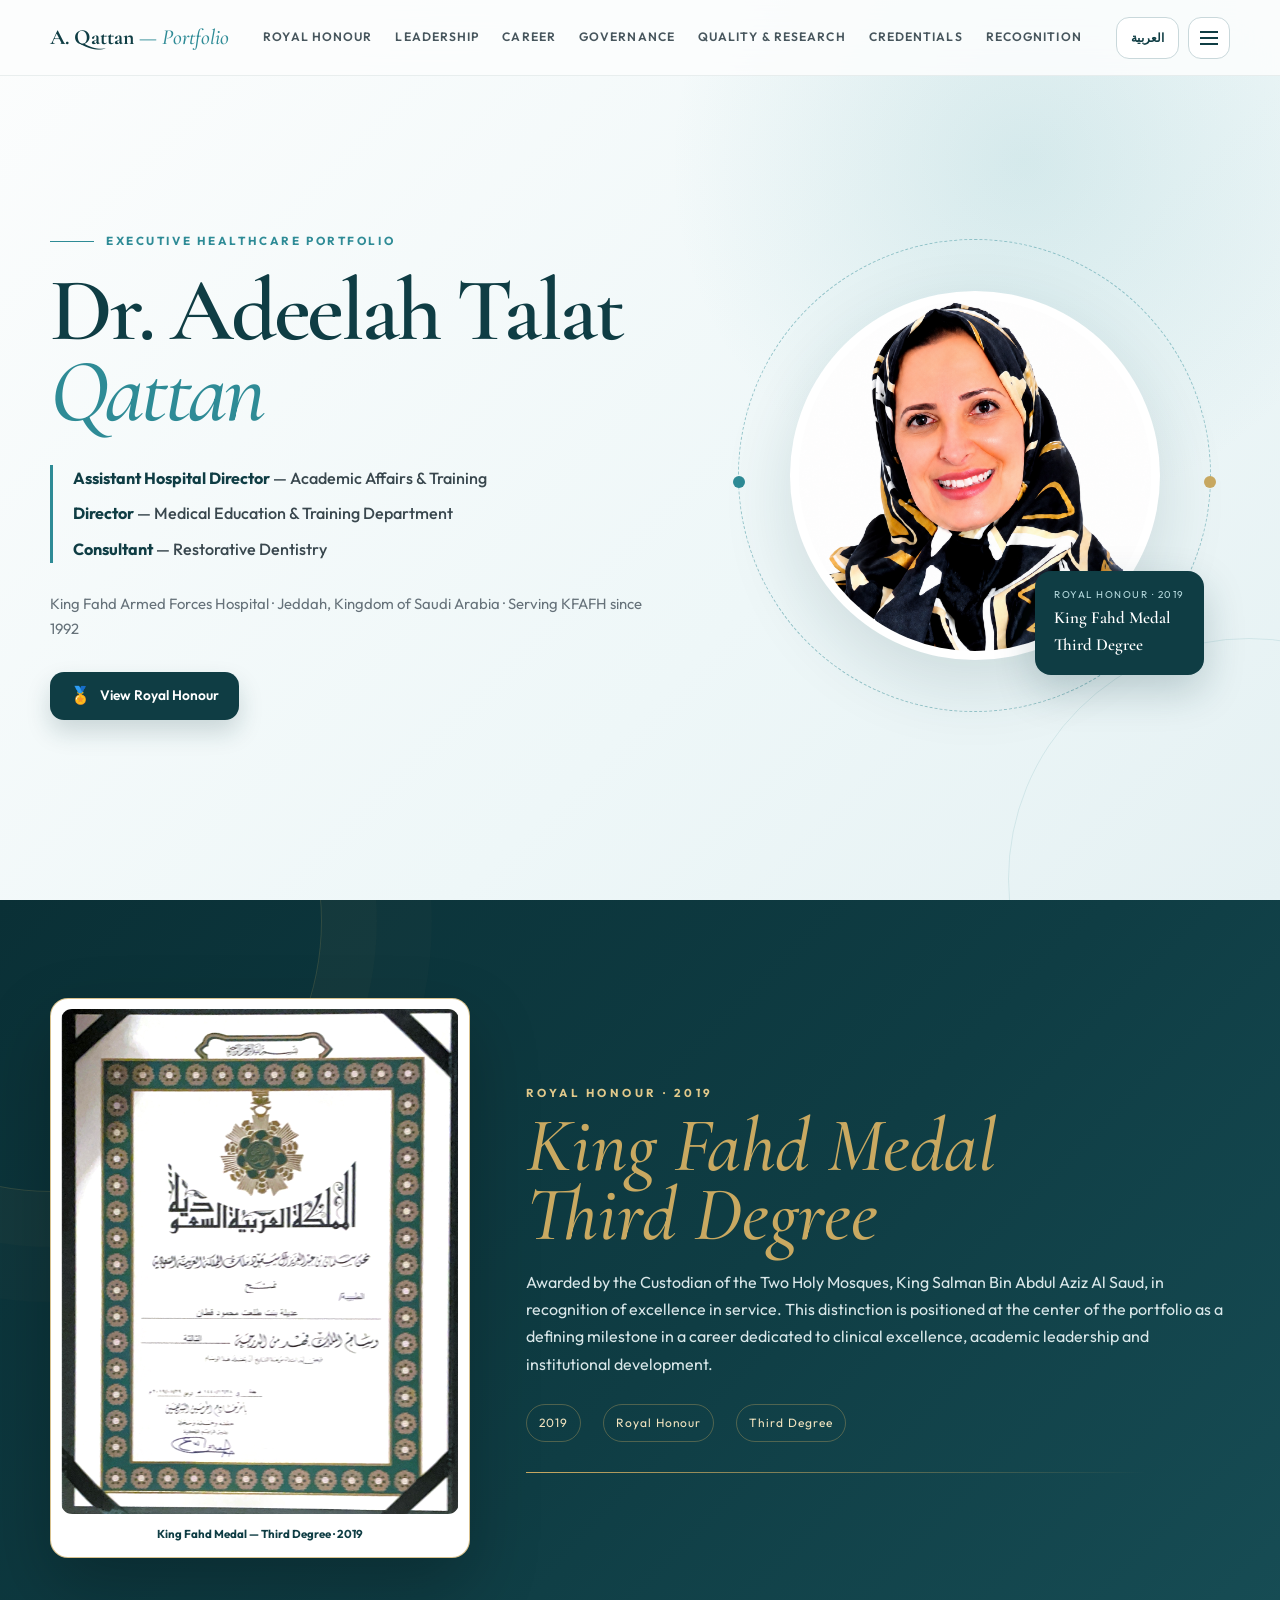
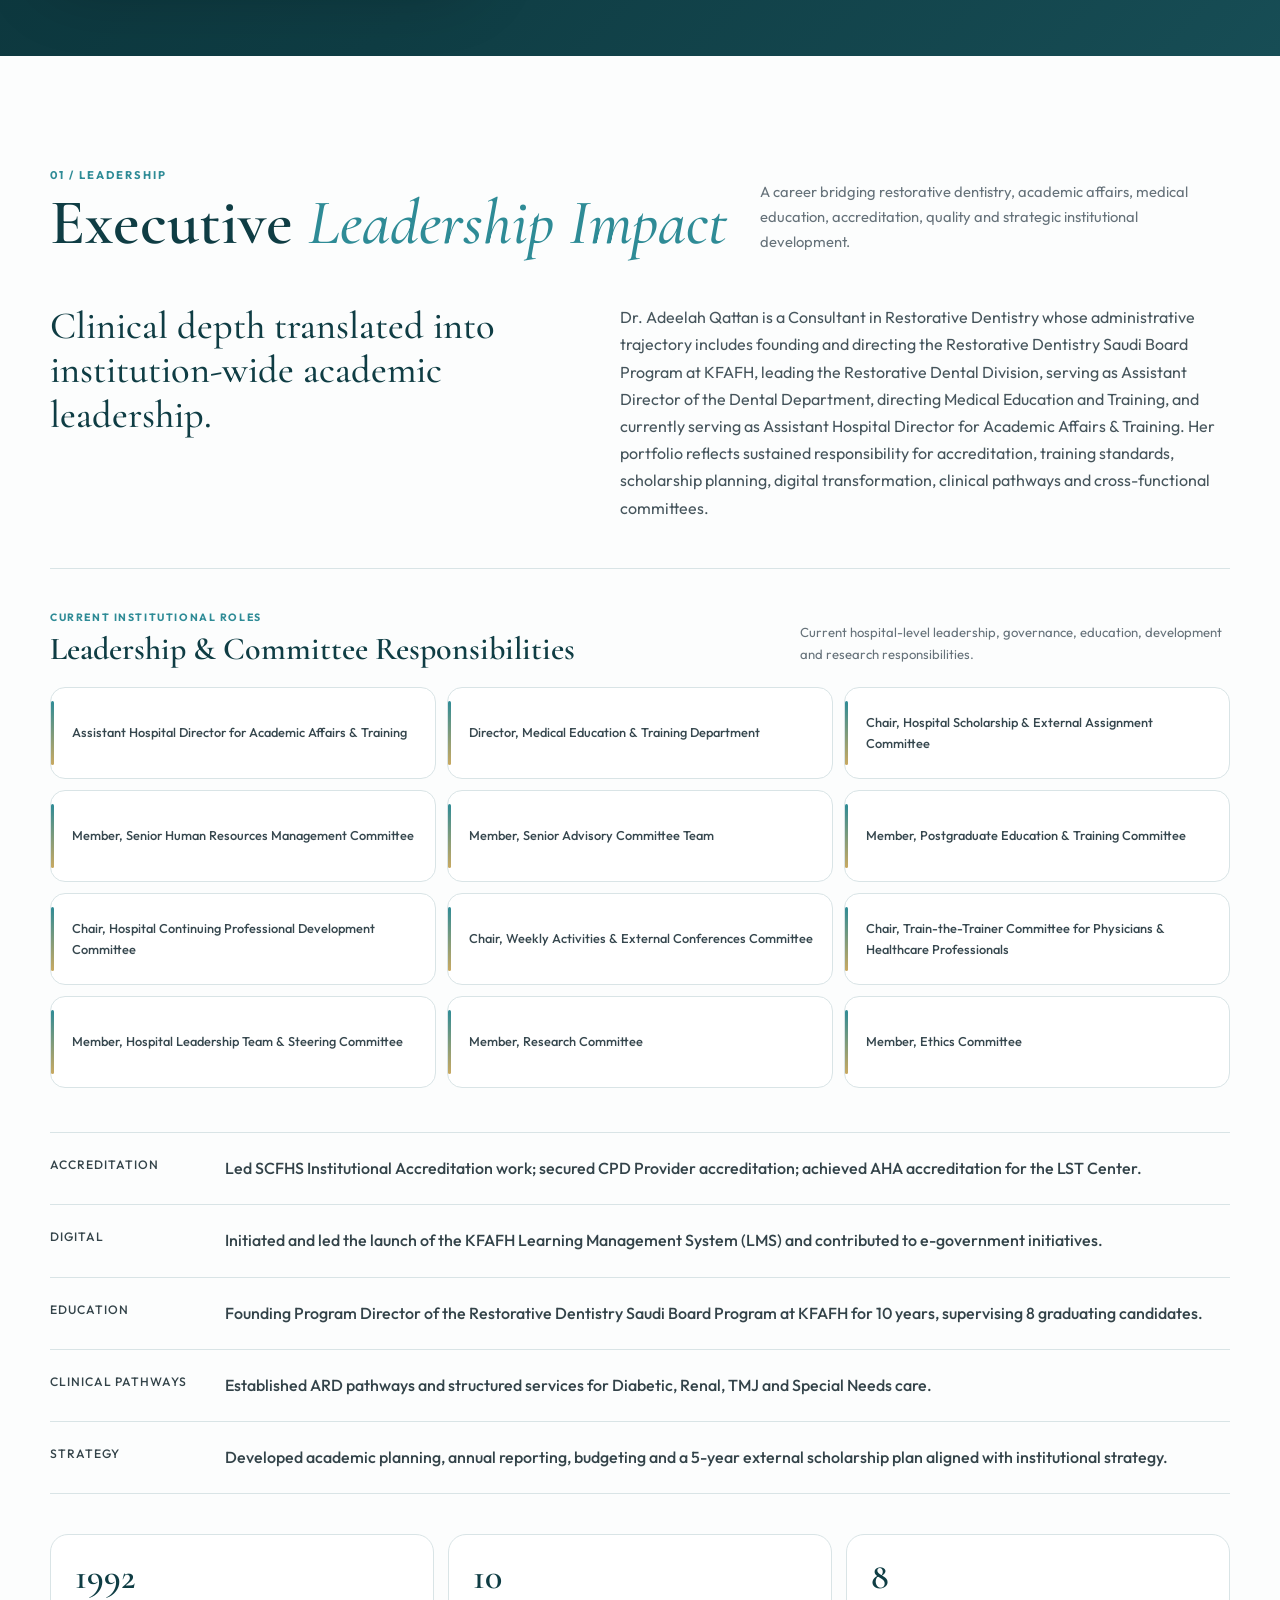
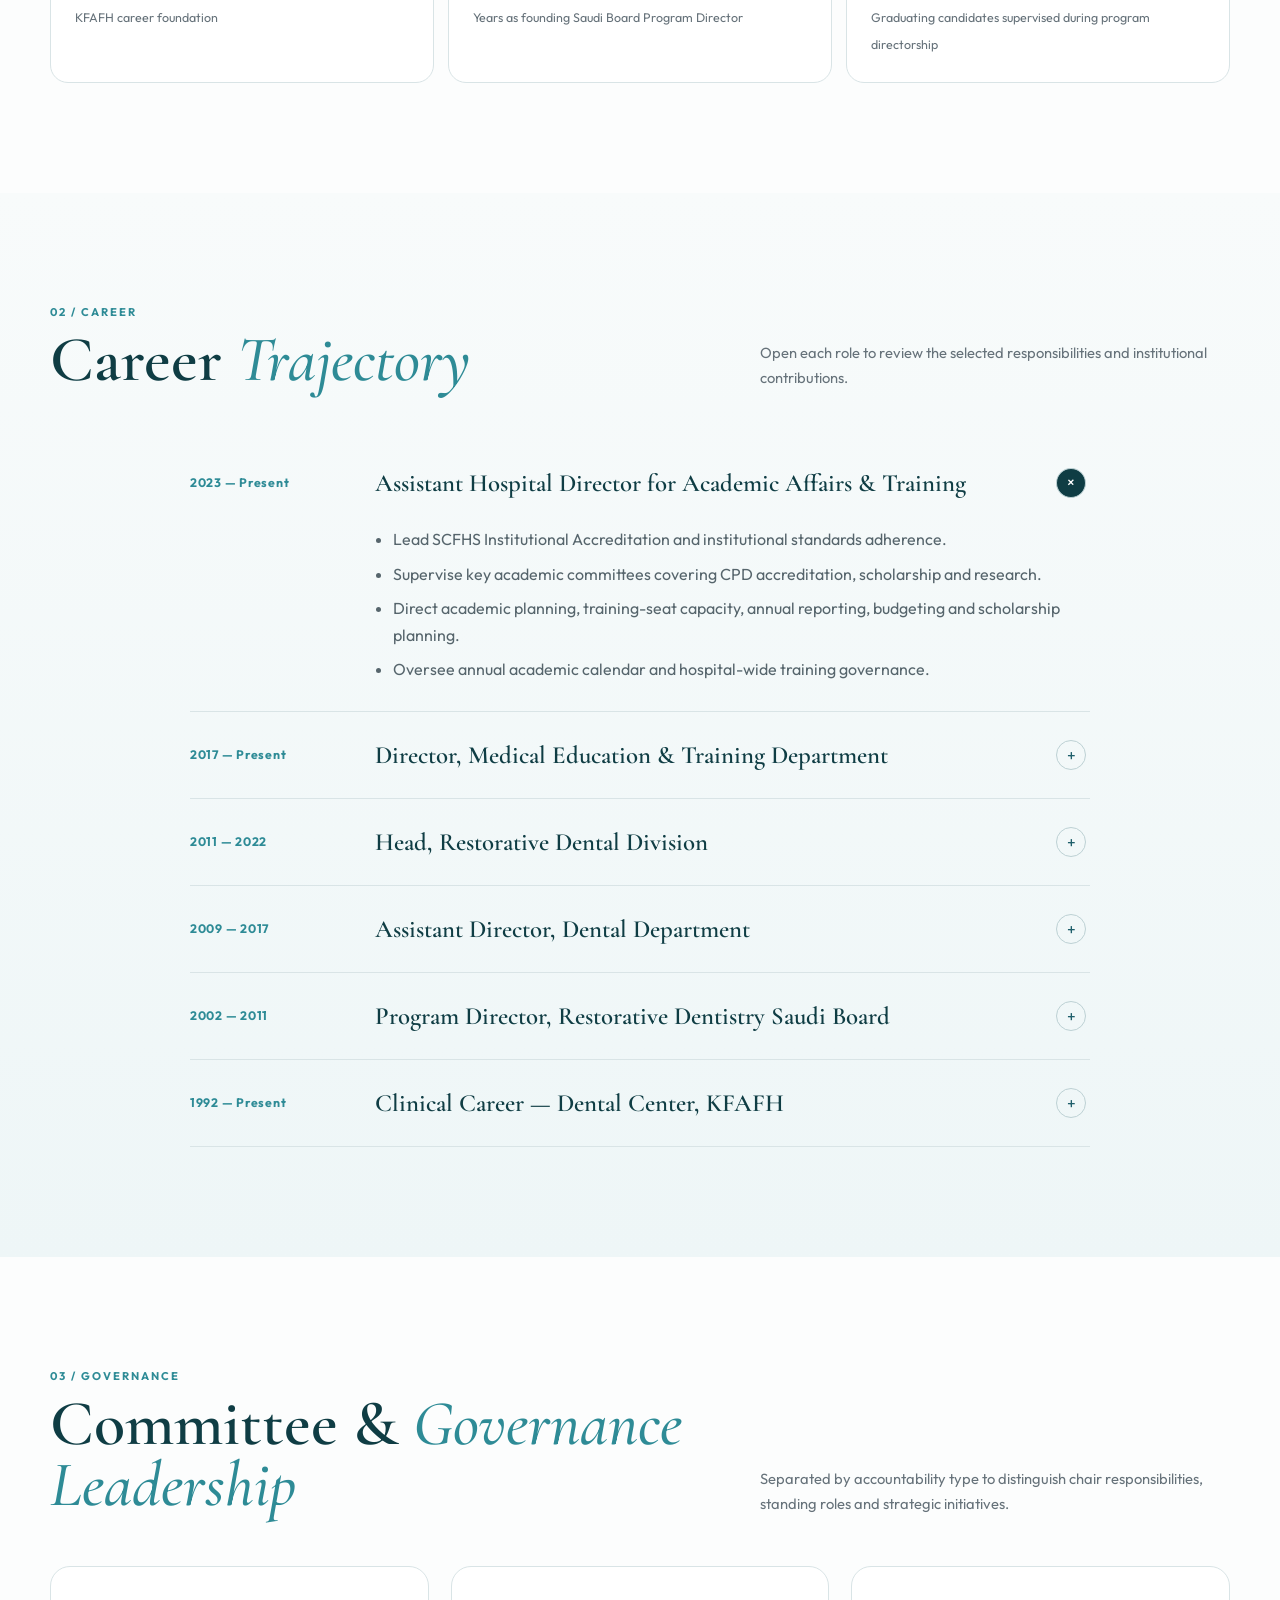
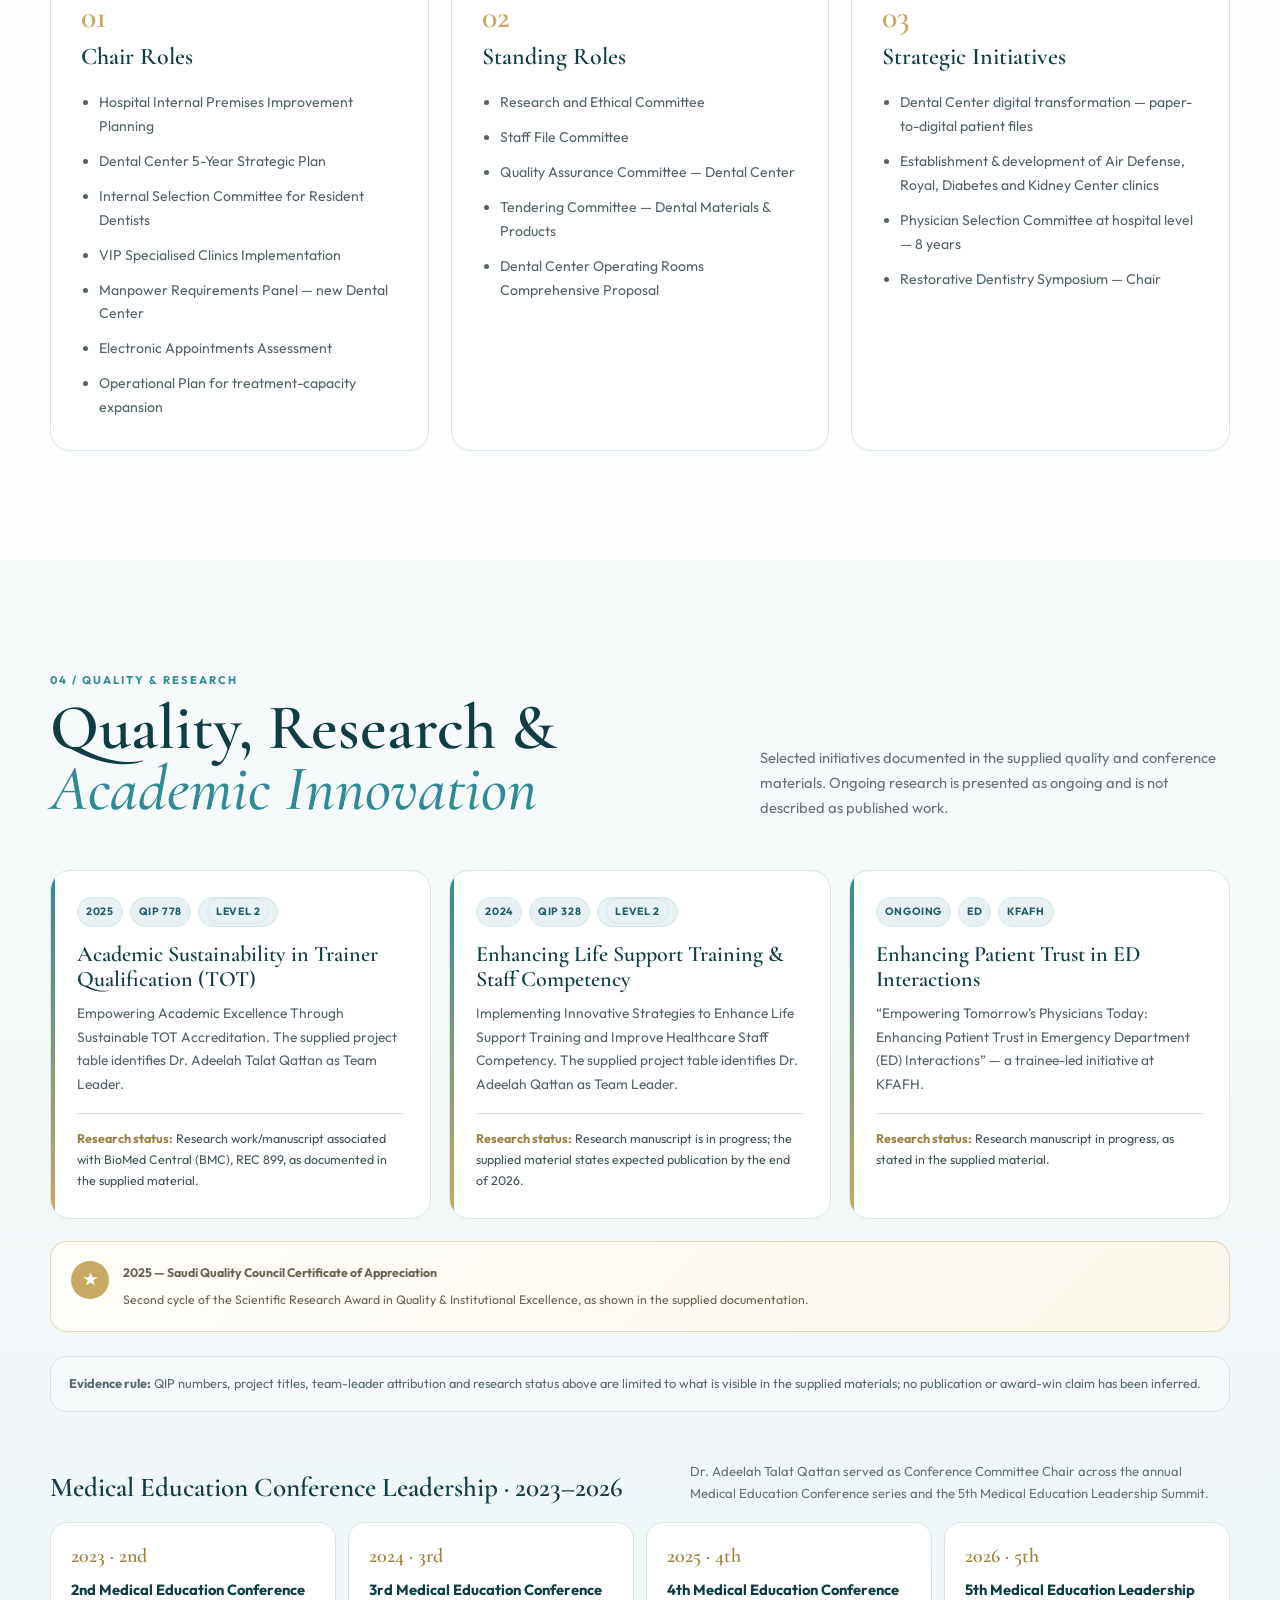
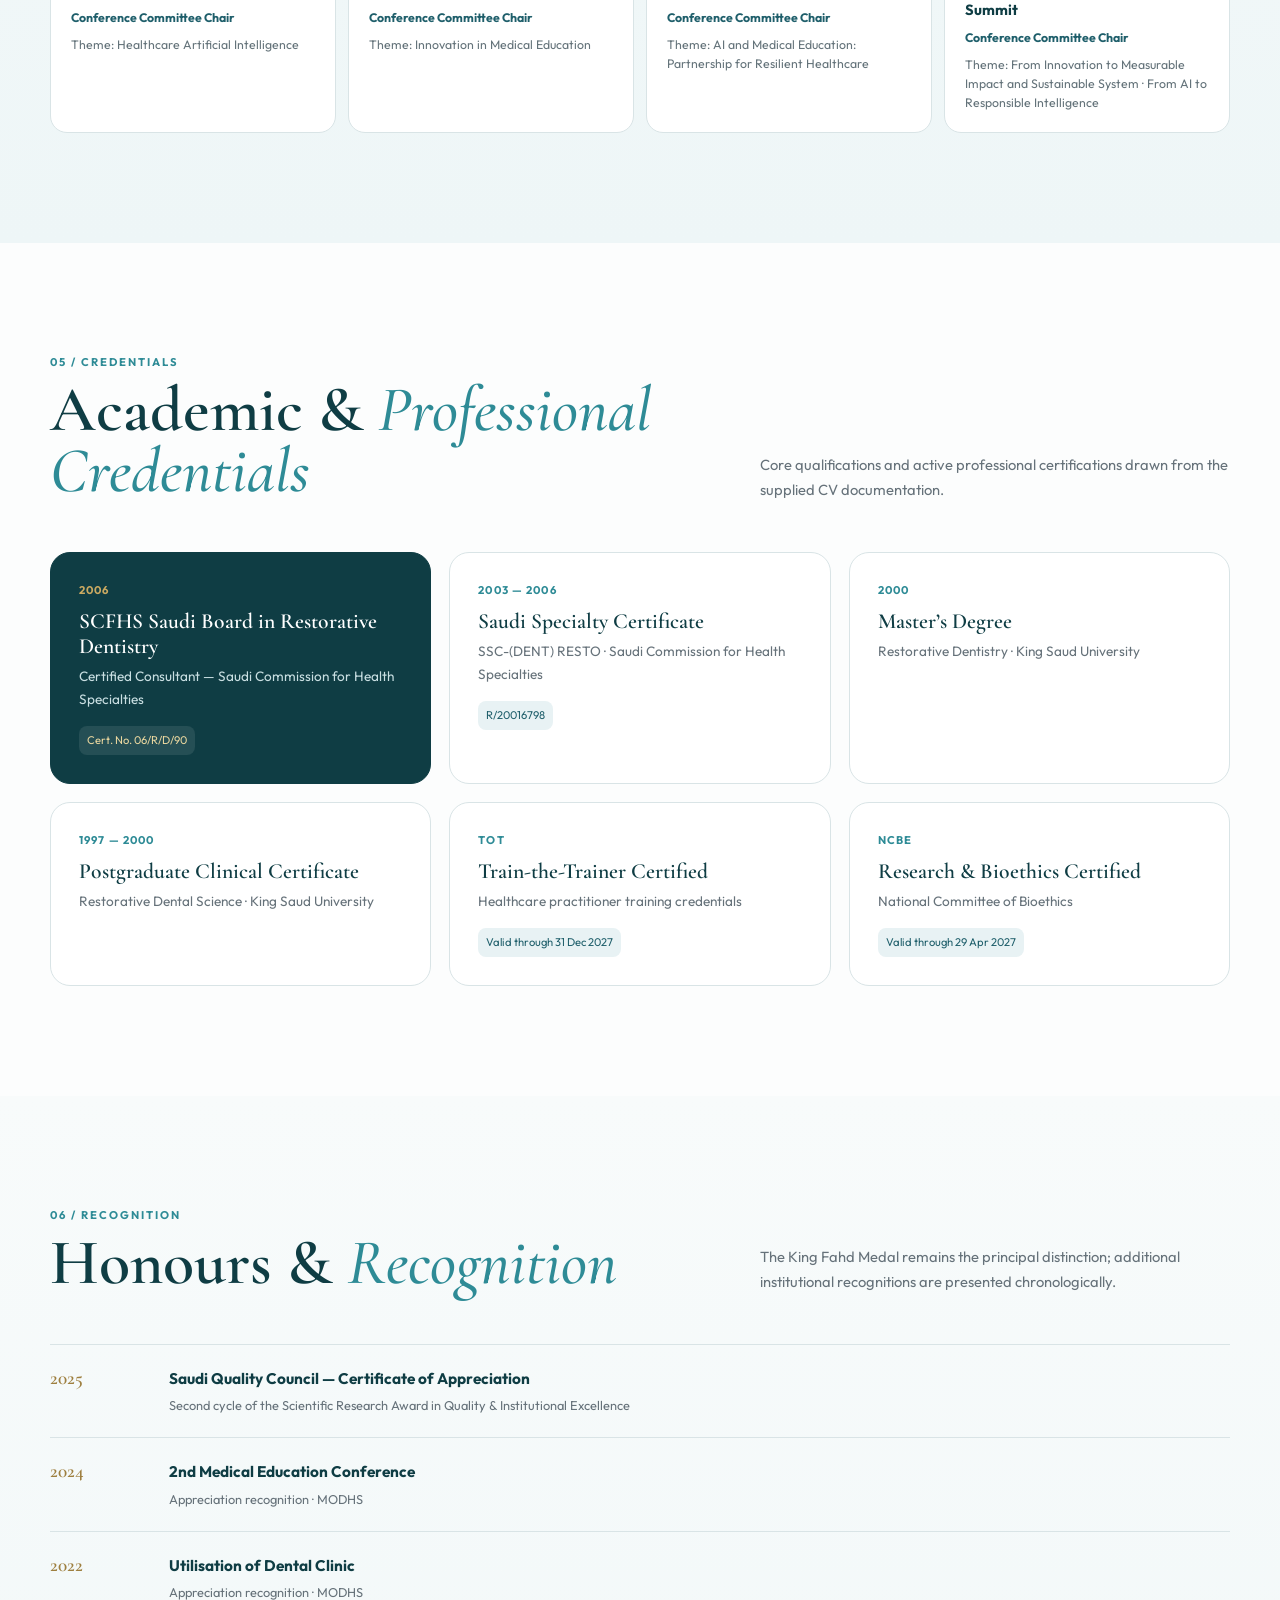
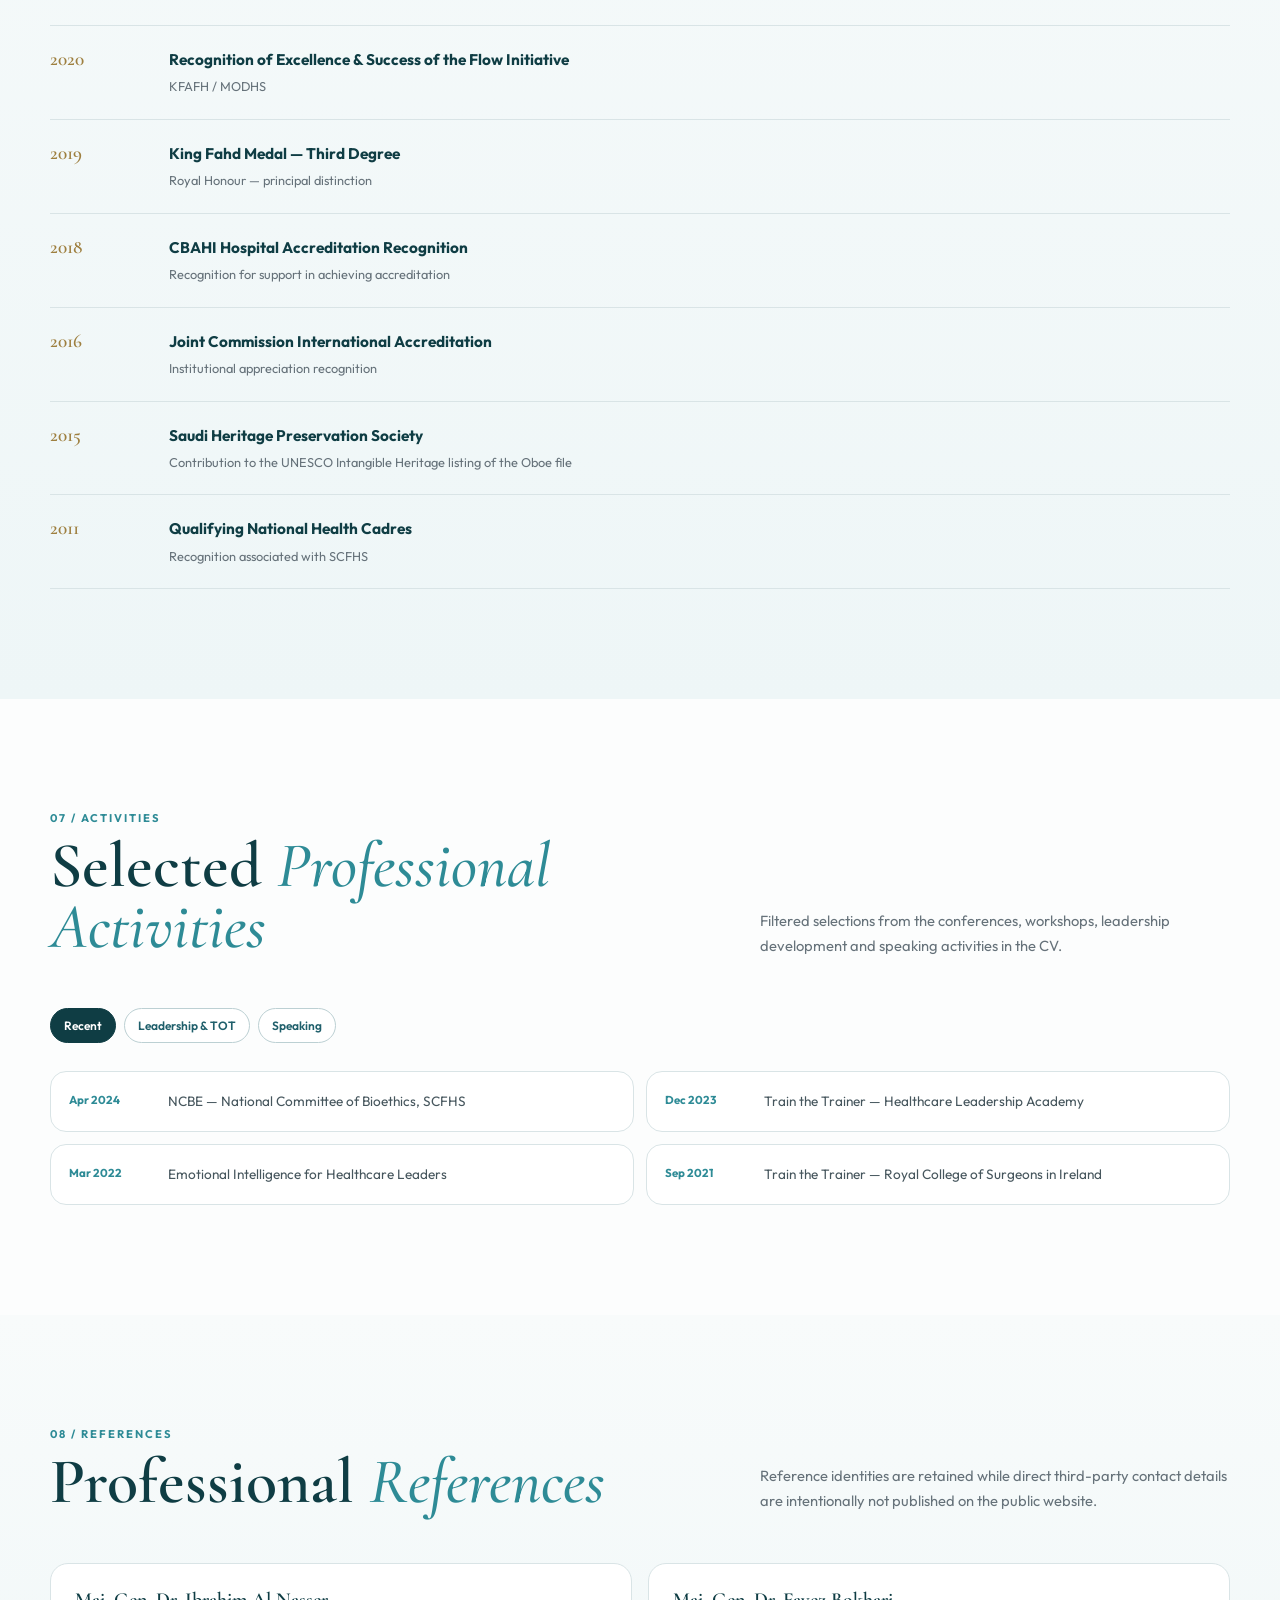
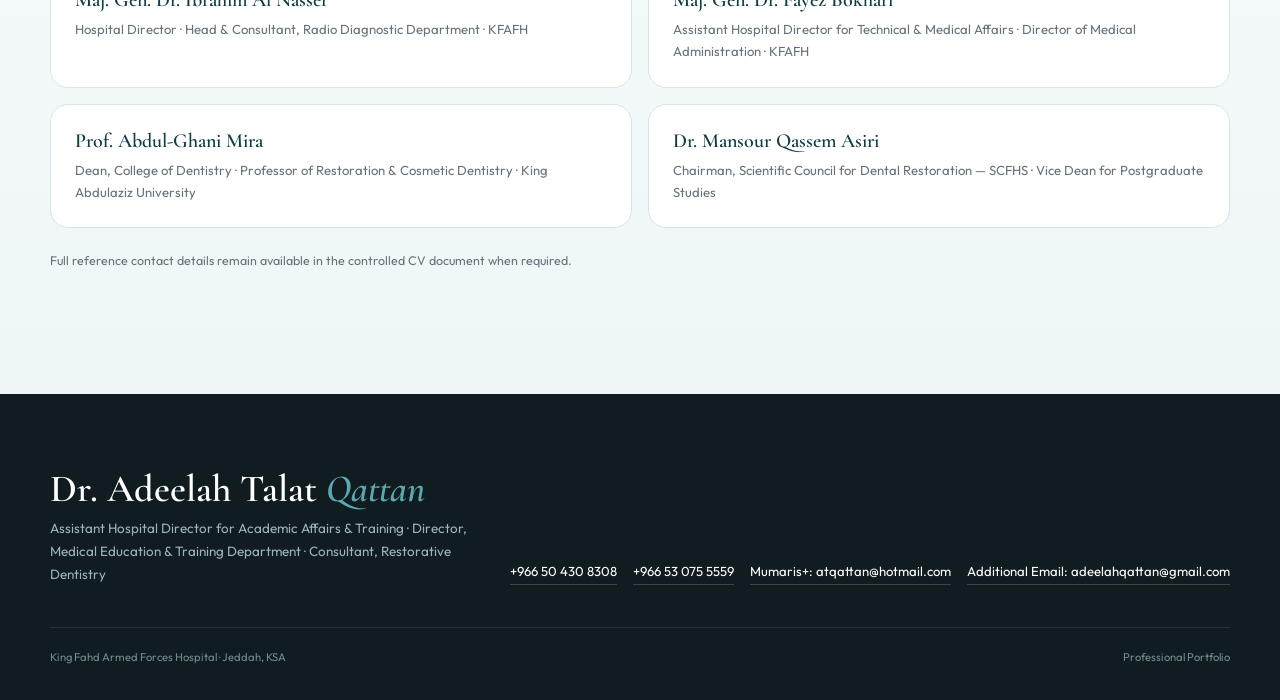
<file: index.html>
<!DOCTYPE html>
<html lang="en" dir="ltr">
<head>
  <meta charset="UTF-8">
  <meta name="viewport" content="width=device-width, initial-scale=1.0">
  <meta name="theme-color" content="#0F3D44">
  <meta name="description" content="Professional executive healthcare portfolio of Dr. Adeelah Talat Qattan — Consultant in Restorative Dentistry, Assistant Hospital Director for Academic Affairs &amp; Training, and Director of Medical Education and Training.">
  <title>Dr. Adeelah Talat Qattan — Executive Healthcare Portfolio</title>
  <!-- SOCIAL_PREVIEW_START -->
  <link rel="canonical" href="https://cpdaatc.github.io/adeelah-qattan-portfolio/">
  <meta property="og:type" content="website">
  <meta property="og:site_name" content="Dr. Adeelah Talat Qattan — Executive Healthcare Portfolio">
  <meta property="og:locale" content="en_US">
  <meta property="og:title" content="Dr. Adeelah Talat Qattan — Executive Healthcare Portfolio">
  <meta property="og:description" content="Consultant in Restorative Dentistry, Assistant Hospital Director for Academic Affairs &amp; Training, and Director of Medical Education and Training.">
  <meta property="og:url" content="https://cpdaatc.github.io/adeelah-qattan-portfolio/">
  <meta property="og:image" content="https://cpdaatc.github.io/adeelah-qattan-portfolio/assets/share-preview.jpg?v=20260814">
  <meta property="og:image:url" content="https://cpdaatc.github.io/adeelah-qattan-portfolio/assets/share-preview.jpg?v=20260814">
  <meta property="og:image:secure_url" content="https://cpdaatc.github.io/adeelah-qattan-portfolio/assets/share-preview.jpg?v=20260814">
  <meta property="og:image:type" content="image/jpeg">
  <meta property="og:image:width" content="1200">
  <meta property="og:image:height" content="630">
  <meta property="og:image:alt" content="Dr. Adeelah Talat Qattan — Executive Healthcare Portfolio">
  <meta name="twitter:card" content="summary_large_image">
  <meta name="twitter:title" content="Dr. Adeelah Talat Qattan — Executive Healthcare Portfolio">
  <meta name="twitter:description" content="Consultant in Restorative Dentistry, Assistant Hospital Director for Academic Affairs &amp; Training, and Director of Medical Education and Training.">
  <meta name="twitter:image" content="https://cpdaatc.github.io/adeelah-qattan-portfolio/assets/share-preview.jpg?v=20260814">
  <meta name="twitter:image:alt" content="Dr. Adeelah Talat Qattan — Executive Healthcare Portfolio">
  <!-- SOCIAL_PREVIEW_END -->
  <link rel="preconnect" href="https://fonts.googleapis.com">
  <link rel="preconnect" href="https://fonts.gstatic.com" crossorigin>
  <link href="https://fonts.googleapis.com/css2?family=Cormorant+Garamond:ital,wght@0,500;0,600;0,700;1,500&family=Noto+Kufi+Arabic:wght@400;500;600;700&family=Outfit:wght@300;400;500;600;700&display=swap" rel="stylesheet">
  <style>
    :root{--teal-950:#0F3D44;--teal-800:#1F5F6B;--teal-600:#2E8B96;--teal-400:#5BA8B0;--teal-200:#B8DDE1;--teal-50:#E8F2F4;--ink:#172126;--muted:#66727A;--paper:#FCFDFD;--white:#fff;--line:#D9E4E6;--gold:#C9A961;--gold-deep:#9E7F3F;--shadow:0 24px 70px rgba(15,61,68,.14);--radius:24px;--ease:cubic-bezier(.22,.61,.36,1)}
    *{box-sizing:border-box} html{scroll-behavior:smooth;scroll-padding-top:88px} body{margin:0;background:var(--paper);color:var(--ink);font-family:Outfit,Arial,sans-serif;line-height:1.7;-webkit-font-smoothing:antialiased;overflow-x:hidden} body.menu-open{overflow:hidden}
    html[lang="ar"] body{font-family:"Noto Kufi Arabic",Tahoma,sans-serif} .ar{display:none} html[lang="en"] .ar{display:none!important} html[lang="ar"] .en{display:none!important} html[lang="ar"] .ar{display:initial} html[lang="ar"] .block.ar{display:block} html[lang="ar"] .inline.ar{display:inline}
    a{color:inherit}.container{width:min(1180px,calc(100% - 48px));margin:auto}.section{padding:110px 0}.section-soft{background:linear-gradient(180deg,#F8FBFB 0%,#EEF6F7 100%)}
    .progress{position:fixed;left:0;top:0;width:0;height:3px;z-index:1000;background:linear-gradient(90deg,var(--teal-600),var(--gold));box-shadow:0 0 14px rgba(201,169,97,.5)}
    nav{position:fixed;inset:0 0 auto 0;z-index:900;height:76px;background:rgba(252,253,253,.88);border-bottom:1px solid rgba(15,61,68,.08);backdrop-filter:blur(18px);display:flex;align-items:center}.nav-wrap{display:flex;align-items:center;justify-content:space-between;gap:18px}.brand{font-family:"Cormorant Garamond",serif;font-size:1.35rem;font-weight:700;color:var(--teal-950);text-decoration:none;white-space:nowrap}.brand i{color:var(--teal-600);font-weight:500}.nav-links{display:flex;gap:23px;align-items:center}.nav-links a{text-decoration:none;font-size:.76rem;font-weight:600;letter-spacing:.09em;text-transform:uppercase;color:#47565D;position:relative;padding:9px 0}.nav-links a:after{content:"";position:absolute;left:0;right:100%;bottom:3px;height:2px;background:var(--gold);transition:.3s var(--ease)}.nav-links a:hover:after,.nav-links a.active:after{right:0}.nav-links a.active{color:var(--teal-950)}
    .nav-actions{display:flex;gap:9px;align-items:center}.control{border:1px solid #C9D8DB;background:#fff;color:var(--teal-950);height:42px;border-radius:13px;padding:0 14px;display:inline-flex;align-items:center;gap:8px;font:600 .78rem Outfit,sans-serif;cursor:pointer;transition:.25s var(--ease)} html[lang="ar"] .control{font-family:"Noto Kufi Arabic",sans-serif}.control:hover{border-color:var(--teal-600);transform:translateY(-1px);box-shadow:0 8px 18px rgba(15,61,68,.08)}.control svg{width:17px;height:17px}.menu-btn{display:none;width:42px;padding:0;justify-content:center}.menu-btn span,.menu-btn:before,.menu-btn:after{content:"";display:block;width:18px;height:2px;background:currentColor;position:absolute;transition:.25s}.menu-btn span{transform:translateY(0)}.menu-btn:before{transform:translateY(-6px)}.menu-btn:after{transform:translateY(6px)}
    .hero{min-height:100svh;padding:125px 0 74px;display:flex;align-items:center;position:relative;background:radial-gradient(circle at 80% 18%,rgba(91,168,176,.18),transparent 28%),linear-gradient(135deg,#FCFDFD 0%,#EEF7F8 62%,#E5F1F3 100%);overflow:hidden}.hero:before{content:"";position:absolute;width:480px;height:480px;border:1px solid rgba(46,139,150,.13);border-radius:50%;right:-210px;bottom:-220px}.hero-grid{display:grid;grid-template-columns:1.08fr .92fr;gap:70px;align-items:center}.kicker{font-size:.73rem;font-weight:700;letter-spacing:.22em;text-transform:uppercase;color:var(--teal-600);display:flex;align-items:center;gap:12px;margin-bottom:20px}.kicker:before{content:"";width:44px;height:1px;background:var(--teal-600)}html[dir="rtl"] .kicker:before{order:2}.hero h1{margin:0;color:var(--teal-950);font:600 clamp(3.3rem,7vw,6.7rem)/.9 "Cormorant Garamond",serif;letter-spacing:-.035em}.hero h1 em{display:block;color:var(--teal-600);font-weight:500}.role-stack{margin:32px 0 28px;border-left:3px solid var(--teal-600);padding-left:20px;display:grid;gap:8px}html[dir="rtl"] .role-stack{border-left:0;border-right:3px solid var(--teal-600);padding-left:0;padding-right:20px}.role{font-size:1.01rem;font-weight:500;color:#39474E}.role strong{color:var(--teal-950)}.institution{color:var(--muted);font-size:.93rem;margin:0 0 30px}.hero-actions{display:flex;gap:12px;flex-wrap:wrap}.btn{display:inline-flex;align-items:center;justify-content:center;gap:9px;min-height:48px;padding:0 19px;border-radius:14px;text-decoration:none;font-weight:600;font-size:.86rem;cursor:pointer;border:1px solid transparent;transition:.28s var(--ease)}.btn-primary{background:var(--teal-950);color:#fff;box-shadow:0 12px 25px rgba(15,61,68,.18)}.btn-primary:hover{transform:translateY(-2px);background:var(--teal-800)}.btn-ghost{background:rgba(255,255,255,.7);border-color:#BFD1D4;color:var(--teal-950)}.hero-visual{position:relative;display:grid;place-items:center}.portrait-shell{width:min(430px,84vw);aspect-ratio:1;position:relative;display:grid;place-items:center}.portrait-ring{position:absolute;inset:-5%;border:1px dashed rgba(46,139,150,.45);border-radius:50%;animation:spin 45s linear infinite}.portrait-ring:before,.portrait-ring:after{content:"";position:absolute;width:12px;height:12px;border-radius:50%;top:50%;background:var(--teal-600)}.portrait-ring:before{left:-6px}.portrait-ring:after{right:-6px;background:var(--gold)}.portrait-frame{width:86%;height:86%;border-radius:50%;background:#fff;padding:9px;box-shadow:var(--shadow);position:relative;z-index:2}.portrait-frame img{width:100%;height:100%;display:block;border-radius:50%;object-fit:cover}.portrait-note{position:absolute;right:-14px;bottom:16px;z-index:3;background:var(--teal-950);color:#fff;padding:16px 19px;border-radius:16px;box-shadow:0 16px 40px rgba(15,61,68,.22);max-width:215px}.portrait-note small{display:block;color:var(--teal-200);font-size:.62rem;letter-spacing:.15em;text-transform:uppercase}.portrait-note b{font:600 1.06rem/1.1 "Cormorant Garamond",serif;color:#fff}
    @keyframes spin{to{transform:rotate(360deg)}}
    .royal{position:relative;overflow:hidden;background:linear-gradient(135deg,#0A3036 0%,#0F3D44 55%,#174D55 100%);color:#fff;padding:98px 0}.royal:before{content:"";position:absolute;width:540px;height:540px;border-radius:50%;border:1px solid rgba(201,169,97,.2);left:-220px;top:-250px;box-shadow:0 0 0 55px rgba(201,169,97,.025),0 0 0 110px rgba(201,169,97,.018);animation:breathe 7s ease-in-out infinite}.royal:after{content:"";position:absolute;inset:0;background:linear-gradient(110deg,transparent 35%,rgba(255,255,255,.035) 50%,transparent 65%);transform:translateX(-120%);animation:shine 8s 1.5s infinite}.royal-grid{position:relative;z-index:2;display:grid;grid-template-columns:220px 1fr;gap:56px;align-items:center}.royal-mark{width:180px;height:180px;border-radius:50%;border:1px solid rgba(201,169,97,.6);display:grid;place-items:center;position:relative;margin:auto}.royal-mark:before{content:"";position:absolute;inset:12px;border:1px solid rgba(201,169,97,.25);border-radius:50%}.royal-star{color:var(--gold);font-size:3.6rem;line-height:1}.royal-copy .overline{font-size:.72rem;font-weight:700;letter-spacing:.3em;color:#E1C98B;text-transform:uppercase}.royal-copy h2{margin:8px 0 3px;font:600 clamp(3.1rem,6vw,6rem)/.9 "Cormorant Garamond",serif;color:#fff}.royal-copy h2 span{display:block;color:var(--gold);font-style:italic;font-weight:500}.royal-copy p{max-width:740px;color:#D9E7E9;font-size:1rem;margin:20px 0 0}.royal-meta{display:flex;gap:22px;flex-wrap:wrap;margin-top:26px}.royal-chip{padding:8px 12px;border:1px solid rgba(201,169,97,.35);border-radius:999px;color:#F1E3BF;font-size:.75rem;letter-spacing:.08em}.royal-line{height:1px;background:linear-gradient(90deg,var(--gold),transparent);margin-top:30px;max-width:620px}@keyframes breathe{50%{transform:scale(1.05);opacity:.72}}@keyframes shine{45%,100%{transform:translateX(120%)}}
    .section-head{display:flex;align-items:flex-end;justify-content:space-between;gap:30px;margin-bottom:50px}.section-head small{display:block;color:var(--teal-600);font-size:.7rem;font-weight:700;letter-spacing:.18em;text-transform:uppercase;margin-bottom:8px}.section-head h2{margin:0;color:var(--teal-950);font:600 clamp(2.6rem,5vw,4.5rem)/.95 "Cormorant Garamond",serif}.section-head h2 em{color:var(--teal-600);font-weight:500}.section-head p{max-width:470px;color:var(--muted);font-size:.92rem;margin:0}.profile-grid{display:grid;grid-template-columns:.9fr 1.1fr;gap:70px;align-items:start}.lead-copy{font:500 clamp(1.8rem,3vw,2.75rem)/1.15 "Cormorant Garamond",serif;color:var(--teal-950);margin:0}.body-copy{color:#46555C;font-size:1rem;margin:0}.impact-list{margin-top:44px;border-top:1px solid var(--line)}.impact-row{display:grid;grid-template-columns:150px 1fr;gap:25px;padding:22px 0;border-bottom:1px solid var(--line)}.impact-row b{color:var(--teal-600);font-size:.76rem;letter-spacing:.08em;text-transform:uppercase}.impact-row span{color:#334349;font-weight:500}.signature-stats{display:grid;grid-template-columns:repeat(3,1fr);gap:14px;margin-top:40px}.stat{background:#fff;border:1px solid var(--line);border-radius:18px;padding:24px;min-height:132px}.stat strong{display:block;font:600 2.25rem/1 "Cormorant Garamond",serif;color:var(--teal-950);margin-bottom:8px}.stat span{font-size:.78rem;color:var(--muted)}

    .sidebar-downloads{display:grid;gap:10px;margin-top:22px}.sidebar-downloads .resource-download{background:var(--teal-950)!important;color:#fff!important;border-color:var(--teal-950)!important;justify-content:center;gap:10px}.sidebar-downloads .resource-download:hover{background:var(--teal-800)!important;border-color:var(--teal-800)!important;transform:translateY(-1px)}.sidebar-downloads .action-icon{font-size:1.05rem;line-height:1}.hero-actions .action-icon{font-size:1.05rem;line-height:1}.resource-download{width:100%;min-height:50px}.royal-document{margin:0;position:relative;border:1px solid rgba(201,169,97,.72);padding:10px;background:#fff;border-radius:18px;box-shadow:0 28px 70px rgba(0,0,0,.24);overflow:hidden;width:100%;max-width:420px}.royal-document img{display:block;width:100%;height:auto;object-fit:contain;border-radius:11px;filter:contrast(1.05) saturate(1.02);transform:translateZ(0)}.royal-document figcaption{padding:12px 8px 5px;color:var(--teal-950);text-align:center;line-height:1.45}.royal-document figcaption strong{display:block;font-size:.72rem}.current-roles{margin-top:46px;padding-top:40px;border-top:1px solid var(--line)}.current-roles-heading{display:flex;justify-content:space-between;gap:28px;align-items:end;margin-bottom:22px}.current-roles-heading small{display:block;color:var(--teal-600);font-size:.66rem;font-weight:700;letter-spacing:.15em;text-transform:uppercase}.current-roles-heading h3{margin:5px 0 0;color:var(--teal-950);font:600 2rem/1.05 "Cormorant Garamond",serif}.current-roles-heading p{max-width:430px;margin:0;color:var(--muted);font-size:.82rem}.current-roles-grid{display:grid;grid-template-columns:repeat(3,1fr);gap:11px}.current-role-card{min-height:92px;padding:18px 18px 18px 21px;border:1px solid var(--line);border-radius:15px;background:#fff;color:#36474E;font-size:.8rem;font-weight:500;display:flex;align-items:center;position:relative}.current-role-card:before{content:"";position:absolute;inset:13px auto 13px 0;width:3px;border-radius:3px;background:linear-gradient(var(--teal-600),var(--gold))}html[dir="rtl"] .current-role-card{padding:18px 21px 18px 18px}html[dir="rtl"] .current-role-card:before{left:auto;right:0}.royal-grid{grid-template-columns:minmax(340px,420px) 1fr}
    @media(max-width:980px){.current-roles-grid{grid-template-columns:1fr 1fr}.current-roles-heading{display:block}.current-roles-heading p{margin-top:10px}.royal-grid{grid-template-columns:1fr}.royal-document{max-width:420px;margin:auto}}
    @media(max-width:650px){.current-roles-grid{grid-template-columns:1fr}.current-role-card{min-height:auto}.current-roles{margin-top:34px;padding-top:30px}}
    .career{max-width:900px;margin:auto}.career details{border-bottom:1px solid var(--line)}.career summary{list-style:none;cursor:pointer;display:grid;grid-template-columns:160px 1fr 34px;gap:25px;padding:28px 0;align-items:center}.career summary::-webkit-details-marker{display:none}.career time{color:var(--teal-600);font-size:.77rem;font-weight:700;letter-spacing:.06em}.career h3{margin:0;color:var(--teal-950);font:600 1.55rem/1.15 "Cormorant Garamond",serif}.plus{width:30px;height:30px;border:1px solid #BDD1D4;border-radius:50%;display:grid;place-items:center;color:var(--teal-800);transition:.25s}.career details[open] .plus{transform:rotate(45deg);background:var(--teal-950);color:#fff}.career-body{padding:0 0 28px 185px;color:#56656C}.career-body ul{margin:0;padding-left:18px;display:grid;gap:7px}html[dir="rtl"] .career-body{padding:0 185px 28px 0}html[dir="rtl"] .career-body ul{padding-left:0;padding-right:18px}
    .governance-grid{display:grid;grid-template-columns:repeat(3,1fr);gap:22px}.gov-col{background:#fff;border:1px solid var(--line);border-radius:20px;padding:30px}.gov-col .num{color:var(--gold);font:600 2rem "Cormorant Garamond",serif}.gov-col h3{color:var(--teal-950);font:600 1.5rem "Cormorant Garamond",serif;margin:6px 0 20px}.gov-col ul{margin:0;padding-left:18px;color:#536269;display:grid;gap:11px;font-size:.88rem}html[dir="rtl"] .gov-col ul{padding-left:0;padding-right:18px}
    .credentials-grid{display:grid;grid-template-columns:repeat(3,1fr);gap:18px}.credential{position:relative;padding:28px;border-radius:20px;background:#fff;border:1px solid var(--line);transition:.3s var(--ease);overflow:hidden}.credential:hover{transform:translateY(-5px);box-shadow:0 18px 50px rgba(15,61,68,.09);border-color:#AFCBCD}.credential.feature{background:var(--teal-950);border-color:var(--teal-950);color:#fff}.credential .year{color:var(--teal-600);font-size:.7rem;font-weight:700;letter-spacing:.1em}.credential.feature .year{color:var(--gold)}.credential h3{margin:9px 0 6px;color:var(--teal-950);font:600 1.35rem/1.15 "Cormorant Garamond",serif}.credential.feature h3{color:#fff}.credential p{margin:0;color:var(--muted);font-size:.85rem}.credential.feature p{color:#C9DFE2}.credential .valid{margin-top:15px;display:inline-block;padding:5px 8px;border-radius:8px;background:var(--teal-50);color:var(--teal-800);font-size:.7rem}.credential.feature .valid{background:rgba(255,255,255,.09);color:#EAD79F}
    .recognition-list{display:grid;gap:0;border-top:1px solid var(--line)}.recognition{display:grid;grid-template-columns:95px 1fr;gap:24px;padding:21px 0;border-bottom:1px solid var(--line)}.recognition time{font:600 1.2rem "Cormorant Garamond",serif;color:var(--gold-deep)}.recognition h3{font-size:.96rem;margin:0 0 3px;color:var(--teal-950)}.recognition p{font-size:.8rem;margin:0;color:var(--muted)}
    .activities-tabs{display:flex;gap:8px;flex-wrap:wrap;margin-bottom:28px}.tab{border:1px solid #BCD0D3;background:#fff;color:var(--teal-800);padding:9px 13px;border-radius:999px;font:600 .75rem Outfit,sans-serif;cursor:pointer}.tab.active{background:var(--teal-950);color:#fff;border-color:var(--teal-950)}html[lang="ar"] .tab{font-family:"Noto Kufi Arabic",sans-serif}.activity-panel{display:none}.activity-panel.active{display:grid}.activity-panel{grid-template-columns:repeat(2,1fr);gap:12px}.activity-item{background:#fff;border:1px solid var(--line);border-radius:16px;padding:18px;display:grid;grid-template-columns:85px 1fr;gap:14px}.activity-item time{color:var(--teal-600);font-size:.72rem;font-weight:700}.activity-item span{font-size:.85rem;color:#46565D}
    .innovation-grid{display:grid;grid-template-columns:repeat(3,1fr);gap:18px}.innovation-card{background:#fff;border:1px solid var(--line);border-radius:20px;padding:26px;position:relative;overflow:hidden;transition:.3s var(--ease)}.innovation-card:before{content:"";position:absolute;inset:0 auto 0 0;width:4px;background:linear-gradient(180deg,var(--teal-600),var(--gold))}.innovation-card:hover{transform:translateY(-4px);box-shadow:0 18px 45px rgba(15,61,68,.09);border-color:#AFCBCD}.project-meta{display:flex;gap:7px;flex-wrap:wrap;margin-bottom:15px}.project-meta span{font-size:.66rem;font-weight:700;letter-spacing:.06em;text-transform:uppercase;color:var(--teal-800);background:var(--teal-50);border:1px solid #D4E7E9;border-radius:999px;padding:5px 8px}.innovation-card h3{margin:0 0 10px;color:var(--teal-950);font:600 1.38rem/1.15 "Cormorant Garamond",serif}.innovation-card p{margin:0;color:#536269;font-size:.86rem}.innovation-card .status{margin-top:17px;padding-top:14px;border-top:1px solid var(--line);color:#405158;font-size:.78rem}.innovation-card .status b{color:var(--gold-deep)}.research-note{margin:24px 0 0;padding:16px 18px;border-radius:16px;background:#F6FAFA;border:1px solid var(--line);font-size:.8rem;color:#596970}.conference-wrap{margin-top:48px}.conference-title{display:flex;align-items:end;justify-content:space-between;gap:20px;margin-bottom:18px}.conference-title h3{margin:0;color:var(--teal-950);font:600 1.7rem "Cormorant Garamond",serif}.conference-title p{margin:0;max-width:540px;color:var(--muted);font-size:.82rem}.conference-track{display:grid;grid-template-columns:repeat(4,1fr);gap:12px}.conference-item{background:#fff;border:1px solid var(--line);border-radius:17px;padding:20px;min-height:190px;position:relative}.conference-item .year{display:inline-block;color:var(--gold-deep);font:600 1.25rem "Cormorant Garamond",serif;margin-bottom:12px}.conference-item h4{margin:0 0 8px;color:var(--teal-950);font-size:.92rem;line-height:1.35}.conference-item p{margin:0;color:#64737A;font-size:.77rem;line-height:1.55}.conference-role{margin:8px 0!important;color:var(--teal-800)!important;font-weight:700!important}.conference-item.planned{border-style:dashed;background:linear-gradient(145deg,#FCFDFD,#F3F9FA)}.conference-item.planned:after{content:"PLANNED";position:absolute;top:14px;right:14px;color:var(--teal-600);font-size:.56rem;font-weight:700;letter-spacing:.12em}html[lang="ar"] .conference-item.planned:after{content:"مخطط";right:auto;left:14px}.quality-recognition{margin-top:22px;display:flex;gap:14px;align-items:flex-start;padding:19px 20px;border:1px solid rgba(201,169,97,.42);border-radius:17px;background:linear-gradient(135deg,#FFFEFA,#FBF7EC)}.quality-recognition .badge{width:38px;height:38px;flex:0 0 38px;border-radius:50%;display:grid;place-items:center;background:var(--gold);color:#fff;font-weight:700}.quality-recognition strong{display:block;color:var(--teal-950);font-size:.88rem}.quality-recognition span{color:#6A6354;font-size:.77rem}
    @media(max-width:980px){.innovation-grid{grid-template-columns:1fr 1fr}.conference-track{grid-template-columns:1fr 1fr}}@media(max-width:650px){.innovation-grid,.conference-track{grid-template-columns:1fr}.conference-title{display:block}.conference-title p{margin-top:7px}.innovation-card{padding:22px}}
    .references-grid{display:grid;grid-template-columns:repeat(2,1fr);gap:16px}.ref{padding:24px;border-radius:18px;border:1px solid var(--line);background:#fff}.ref h3{margin:0 0 6px;font:600 1.25rem "Cormorant Garamond",serif;color:var(--teal-950)}.ref p{margin:0;color:var(--muted);font-size:.82rem}.privacy-note{margin-top:22px;color:var(--muted);font-size:.78rem}
    footer{background:#101C20;color:#CFDCDD;padding:72px 0 32px}.footer-grid{display:grid;grid-template-columns:1fr auto;gap:30px;align-items:end}.footer-name{font:600 2.4rem "Cormorant Garamond",serif;color:#fff}.footer-name em{color:var(--teal-400)}.footer-role{font-size:.84rem;color:#9CB4B8;margin-top:5px}.contact-row{display:flex;gap:16px;flex-wrap:wrap;justify-content:flex-end}.contact-row a{text-decoration:none;color:#fff;font-size:.82rem;border-bottom:1px solid rgba(255,255,255,.18);padding-bottom:2px}.footer-bottom{margin-top:42px;padding-top:20px;border-top:1px solid rgba(255,255,255,.09);font-size:.7rem;color:#718C91;display:flex;justify-content:space-between;gap:20px}.reveal{opacity:0;transform:translateY(25px);transition:opacity .75s var(--ease),transform .75s var(--ease)}.reveal.visible{opacity:1;transform:none}
    .mobile-panel{display:none}
    @media(max-width:980px){.container{width:min(100% - 32px,760px)}.nav-links{display:none}.menu-btn{display:inline-flex;position:relative}.mobile-panel{position:fixed;z-index:850;inset:76px 0 0;background:rgba(252,253,253,.98);padding:28px 24px;transform:translateX(105%);transition:.35s var(--ease);display:block}.mobile-panel.open{transform:none}.mobile-panel > a{display:block;text-decoration:none;color:var(--teal-950);font:600 .94rem/1.42 Outfit,sans-serif;padding:9px 0;border-bottom:1px solid var(--line)}html[lang="ar"] .mobile-panel > a{font-family:"Noto Kufi Arabic",sans-serif}.mobile-panel .btn-primary{color:#fff!important}.mobile-panel .btn-ghost{color:var(--teal-950)!important}html[dir="rtl"] .mobile-panel{transform:translateX(-105%)}html[dir="rtl"] .mobile-panel.open{transform:none}.hero{min-height:auto}.hero-grid{grid-template-columns:1fr;gap:48px}.hero-copy{order:2}.hero-visual{order:1}.portrait-shell{width:min(350px,82vw)}.royal-grid{grid-template-columns:1fr;text-align:center}.royal-copy p,.royal-line{margin-left:auto;margin-right:auto}.royal-meta{justify-content:center}.profile-grid{grid-template-columns:1fr;gap:32px}.governance-grid,.credentials-grid{grid-template-columns:1fr 1fr}.footer-grid{grid-template-columns:1fr}.contact-row{justify-content:flex-start}.activity-panel{grid-template-columns:1fr}}
    @media(max-width:650px){nav{height:68px}html{scroll-padding-top:75px}.brand{font-size:1.13rem}.nav-actions .print-top{display:none}.mobile-panel{inset:68px 0 0}.hero{padding-top:105px}.hero h1{font-size:clamp(3rem,17vw,4.7rem)}.portrait-shell{width:min(300px,78vw)}.portrait-note{right:-8px;bottom:0;max-width:180px;padding:13px}.section{padding:78px 0}.section-head{display:block}.section-head p{margin-top:18px}.signature-stats{grid-template-columns:1fr}.impact-row{grid-template-columns:1fr;gap:6px}.career summary{grid-template-columns:1fr 32px;gap:6px}.career summary time{grid-column:1/-1}.career-body,html[dir="rtl"] .career-body{padding:0 0 24px}.governance-grid,.credentials-grid,.references-grid{grid-template-columns:1fr}.recognition{grid-template-columns:65px 1fr}.footer-bottom{display:block}.contact-row{display:grid;justify-items:start}.royal{padding:75px 0}.royal-mark{width:145px;height:145px}.royal-copy h2{font-size:3.7rem}.hero-actions .btn{flex:1}.kicker{letter-spacing:.13em}}

    /* DESKTOP-NAV-DRAWER-FIX-20260816 */
    .menu-btn[aria-expanded="true"] span{opacity:0}
    .menu-btn[aria-expanded="true"]:before{transform:rotate(45deg)}
    .menu-btn[aria-expanded="true"]:after{transform:rotate(-45deg)}
    @media(min-width:981px){
      .menu-btn{display:inline-flex!important;position:relative}
      .mobile-panel{display:block!important;position:fixed;z-index:850;top:88px;right:24px;left:auto;width:min(370px,calc(100vw - 48px));max-height:calc(100vh - 112px);overflow-y:auto;padding:20px;background:rgba(252,253,253,.98);border:1px solid rgba(15,61,68,.12);border-radius:18px;box-shadow:0 24px 70px rgba(15,61,68,.18);opacity:0;visibility:hidden;pointer-events:none;transform:translateY(-10px) scale(.985);transform-origin:top right;transition:opacity .22s var(--ease),transform .22s var(--ease),visibility .22s}
      .mobile-panel.open{opacity:1;visibility:visible;pointer-events:auto;transform:none}
      .mobile-panel>a{display:block;text-decoration:none;color:var(--teal-950);font:600 .86rem/1.42 Outfit,sans-serif;padding:9px 2px;border-bottom:1px solid var(--line)}
      .mobile-panel>a:hover{color:var(--teal-600)}
      .mobile-panel .sidebar-downloads{gap:8px;margin-top:16px}
      .mobile-panel .sidebar-downloads .resource-download{display:flex!important;width:100%;min-height:44px!important;height:auto!important;padding:9px 12px!important;border-radius:12px!important;font:600 .76rem/1.3 Outfit,sans-serif!important;white-space:normal;text-align:center;box-shadow:0 8px 18px rgba(15,61,68,.1)!important}
      html[lang="ar"] .mobile-panel>a,html[lang="ar"] .mobile-panel .sidebar-downloads .resource-download{font-family:"Noto Kufi Arabic",sans-serif!important}
      html[dir="rtl"] .mobile-panel{right:auto;left:24px;transform-origin:top left}
      html[dir="rtl"] .mobile-panel.open{transform:none}
      body.menu-open{overflow:auto}
    }

/* MOBILE-UX-REFINEMENT-FINAL */
@media(max-width:980px){
  .mobile-panel{padding:18px 22px 24px;overflow-y:auto}
  .mobile-panel > a{font-size:.92rem!important;line-height:1.38!important;padding:8px 0!important}
  .mobile-panel .sidebar-downloads{gap:7px;margin-top:13px;padding-bottom:22px}
  .mobile-panel .sidebar-downloads .resource-download{display:flex!important;width:100%;min-height:42px!important;height:auto!important;padding:8px 12px!important;border-radius:11px!important;font:600 .76rem/1.28 Outfit,sans-serif!important;border-bottom:0!important;white-space:normal;text-align:center;box-shadow:0 7px 16px rgba(15,61,68,.11)!important}
  html[lang="ar"] .mobile-panel .sidebar-downloads .resource-download{font-family:"Noto Kufi Arabic",sans-serif!important;font-size:.72rem!important}
  .mobile-panel .sidebar-downloads .action-icon{font-size:.86rem!important;line-height:1;flex:0 0 auto}
  .royal-document{max-width:320px!important;margin-left:auto!important;margin-right:auto!important;padding:7px!important}
  .royal-document img{display:block;width:100%;height:auto!important;object-fit:contain!important;max-height:none!important;image-rendering:auto}
}
@media(max-width:650px){
  .mobile-panel{padding:16px 20px 20px}
  .mobile-panel > a{font-size:.86rem!important;padding:7px 0!important}
  .mobile-panel .sidebar-downloads{gap:6px;margin-top:11px}
  .mobile-panel .sidebar-downloads .resource-download{min-height:40px!important;padding:7px 11px!important;font-size:.71rem!important}
  html[lang="ar"] .mobile-panel .sidebar-downloads .resource-download{font-size:.68rem!important}
  .royal-document{max-width:285px!important;padding:6px!important}
  .royal-document figcaption{padding:7px 5px 2px!important}
  .royal-document figcaption strong{font-size:.62rem!important}
}
    @media(prefers-reduced-motion:reduce){*{scroll-behavior:auto!important;animation:none!important;transition:none!important}.reveal{opacity:1;transform:none}}
    @media print{@page{size:A4;margin:11mm}nav,.progress,.mobile-panel,.hero-actions,.activities-tabs,.portrait-ring,.portrait-note,.no-print{display:none!important}body{background:#fff;color:#111;font-size:9.3pt;-webkit-print-color-adjust:exact;print-color-adjust:exact}.container{width:100%;max-width:none}.hero{min-height:auto;padding:0 0 10mm;background:#fff}.hero-grid{grid-template-columns:1.35fr .65fr;gap:9mm}.hero h1{font-size:34pt}.portrait-shell{width:48mm}.portrait-frame{width:100%;height:100%;box-shadow:none;border:1px solid #ddd}.role-stack{margin:5mm 0 3mm}.royal{padding:8mm 0;page-break-inside:avoid}.royal-grid{grid-template-columns:30mm 1fr;gap:7mm;text-align:left}.royal-mark{width:26mm;height:26mm}.royal-copy h2{font-size:28pt}.royal-copy p{font-size:8.5pt;margin:2mm 0}.royal-meta{display:none}.section{padding:8mm 0}.section-head{margin-bottom:5mm}.section-head h2{font-size:24pt}.section-head p{display:none}.profile-grid{gap:8mm}.lead-copy{font-size:18pt}.body-copy{font-size:8.5pt}.impact-list{margin-top:5mm}.impact-row{padding:2.5mm 0}.signature-stats{margin-top:4mm}.stat{padding:4mm;min-height:auto}.career details{break-inside:avoid}.career summary{padding:3.5mm 0}.career-body{display:block!important;padding:0 0 4mm 30mm!important;font-size:8.3pt}.plus{display:none}.governance-grid,.credentials-grid{gap:3mm}.gov-col,.credential{padding:4mm;break-inside:avoid}.activity-panel{display:grid!important}.activity-panel:not(.active){display:none!important}.references-grid{gap:3mm}footer{padding:7mm 0;background:#101C20;break-before:page}.reveal{opacity:1!important;transform:none!important}}
  
    /* LANGUAGE-ISOLATION-FIX */
    html[lang="en"] .ar{display:none!important}
    html[lang="ar"] .en{display:none!important}
    html[lang="ar"] .ar{display:revert!important}
    html[lang="ar"] ul.ar{display:grid!important}
    html[lang="ar"] .block.ar{display:block!important}
    html[lang="ar"] .inline.ar{display:inline!important}
  </style>
</head>
<body>
  <div class="progress" id="progress"></div>
  <nav>
    <div class="container nav-wrap">
      <a class="brand" href="#home"><span class="en">A. Qattan <i>— Portfolio</i></span><span class="ar">د. عديلة قطان <i>— المحفظة المهنية</i></span></a>
      <div class="nav-links">
        <a href="#royal"><span class="en">Royal Honour</span><span class="ar">التكريم الملكي</span></a>
        <a href="#leadership"><span class="en">Leadership</span><span class="ar">القيادة</span></a>
        <a href="#career"><span class="en">Career</span><span class="ar">المسيرة</span></a>
        <a href="#governance"><span class="en">Governance</span><span class="ar">الحوكمة</span></a>
        <a href="#innovation"><span class="en">Quality & Research</span><span class="ar">الجودة والبحث</span></a>
        <a href="#credentials"><span class="en">Credentials</span><span class="ar">المؤهلات</span></a>
        <a href="#recognition"><span class="en">Recognition</span><span class="ar">التقدير</span></a>
      </div>
      <div class="nav-actions">
        <button class="control" id="langToggle" aria-label="Change language">العربية</button>
        <button class="control menu-btn" id="menuBtn" aria-label="Open menu" aria-controls="mobilePanel" aria-expanded="false"><span></span></button>
      </div>
    </div>
  </nav>
  <div class="mobile-panel" id="mobilePanel">
    <a href="#home"><span class="en">Home</span><span class="ar">الرئيسية</span></a>
    <a href="#royal"><span class="en">Royal Honour</span><span class="ar">التكريم الملكي</span></a>
    <a href="#leadership"><span class="en">Leadership Impact</span><span class="ar">الأثر القيادي</span></a>
    <a href="#career"><span class="en">Career</span><span class="ar">المسيرة المهنية</span></a>
    <a href="#governance"><span class="en">Governance</span><span class="ar">الحوكمة واللجان</span></a>
    <a href="#innovation"><span class="en">Quality & Research</span><span class="ar">الجودة والبحث</span></a>
    <a href="#credentials"><span class="en">Credentials</span><span class="ar">المؤهلات المهنية</span></a>
    <a href="#recognition"><span class="en">Recognition</span><span class="ar">التكريم والتقدير</span></a>
    <div class="sidebar-downloads">
      <a class="btn btn-primary resource-download" href="#royal"><span class="action-icon" aria-hidden="true">🏅</span><span class="en">View Royal Honour</span><span class="ar">عرض التكريم الملكي</span></a>
      <a class="btn btn-primary resource-download" href="assets/Dr_Adeelah_Qattan_Portrait_20260815.PNG?v=20260815-final" download="Dr_Adeelah_Qattan_Portrait_20260815.PNG"><span class="action-icon" aria-hidden="true">🖼️</span><span class="en">Download Personal Photo</span><span class="ar">تحميل الصورة الشخصية</span></a>
      <a class="btn btn-primary resource-download" href="assets/Dr_Adeelah_Qattan_Speaker_Bio_Bilingual.pdf?v=20260814-10" download><span class="action-icon" aria-hidden="true">📄</span><span class="en">Download Speaker Bio (PDF)</span><span class="ar">تحميل النبذة التعريفية (PDF)</span></a>
      <a class="btn btn-primary resource-download" href="assets/Dr_Adeelah_Qattan_CV_2026.pdf?v=20260815-cv-photo" download><span class="action-icon" aria-hidden="true">📘</span><span class="en">Download CV (PDF)</span><span class="ar">تحميل السيرة الذاتية (PDF)</span></a>
      <button class="btn btn-primary resource-download" type="button" onclick="window.print()"><span class="action-icon" aria-hidden="true">🖨️</span><span class="en">Print / Save CV</span><span class="ar">طباعة / حفظ السيرة</span></button>
    </div>
  </div>

  <header class="hero" id="home">
    <div class="container hero-grid">
      <div class="hero-copy reveal">
        <div class="kicker"><span class="en">Executive Healthcare Portfolio</span><span class="ar">محفظة مهنية تنفيذية في الرعاية الصحية</span></div>
        <h1><span class="en">Dr. Adeelah Talat <em>Qattan</em></span><span class="ar">د. عديلة طلعت <em>قطان</em></span></h1>
        <div class="role-stack">
          <div class="role"><strong class="en">Assistant Hospital Director</strong><strong class="ar">المساعد لمدير المستشفى</strong> — <span class="en">Academic Affairs &amp; Training</span><span class="ar">للشؤون الأكاديمية والتدريب</span></div>
          <div class="role"><strong class="en">Director</strong><strong class="ar">مدير</strong> — <span class="en">Medical Education &amp; Training Department</span><span class="ar">إدارة التعليم الطبي والتدريب</span></div>
          <div class="role"><strong class="en">Consultant</strong><strong class="ar">استشاري</strong> — <span class="en">Restorative Dentistry</span><span class="ar">إصلاح الأسنان</span></div>
        </div>
        <p class="institution"><span class="en">King Fahd Armed Forces Hospital · Jeddah, Kingdom of Saudi Arabia · Serving KFAFH since 1992</span><span class="ar block">مستشفى الملك فهد للقوات المسلحة · جدة، المملكة العربية السعودية · ضمن المسيرة المهنية بالمستشفى منذ 1992</span></p>
        <div class="hero-actions">
          <a href="#royal" class="btn btn-primary"><span class="action-icon" aria-hidden="true">🏅</span><span class="en">View Royal Honour</span><span class="ar">عرض التكريم الملكي</span></a>
        </div>
      </div>
      <div class="hero-visual reveal">
        <div class="portrait-shell">
          <div class="portrait-ring"></div>
          <div class="portrait-frame"><img src="assets/Dr_Adeelah_Qattan_Portrait_20260815.PNG?v=20260815-final" alt="Portrait of Dr. Adeelah Talat Qattan"></div>
          <div class="portrait-note"><small><span class="en">ROYAL HONOUR · 2019</span><span class="ar">تكريم ملكي · 2019</span></small><b><span class="en">King Fahd Medal<br>Third Degree</span><span class="ar">ميدالية الملك فهد<br>الدرجة الثالثة</span></b></div>
        </div>
      </div>
    </div>
  </header>

  <section class="royal" id="royal">
    <div class="container royal-grid reveal">
      <figure class="royal-document royal-document-display-only">
        <img src="assets/King_Fahd_Medal_Certificate_2019_20260815.jpg?v=20260815-final" alt="King Fahd Medal — Third Degree, 2019 full certificate" loading="eager" decoding="async">
        <figcaption>
          <strong><span class="en">King Fahd Medal — Third Degree · 2019</span><span class="ar">ميدالية الملك فهد — الدرجة الثالثة · 2019</span></strong>
        </figcaption>
      </figure>
      <div class="royal-copy">
        <div class="overline"><span class="en">ROYAL HONOUR · 2019</span><span class="ar">تكريم ملكي · 2019</span></div>
        <h2><span class="en">King Fahd Medal <span>Third Degree</span></span><span class="ar">ميدالية الملك فهد <span>الدرجة الثالثة</span></span></h2>
        <p class="en">Awarded by the Custodian of the Two Holy Mosques, King Salman Bin Abdul Aziz Al Saud, in recognition of excellence in service. This distinction is positioned at the center of the portfolio as a defining milestone in a career dedicated to clinical excellence, academic leadership and institutional development.</p>
        <p class="ar block">مُنحت من خادم الحرمين الشريفين الملك سلمان بن عبدالعزيز آل سعود تقديرًا للتميز في الخدمة. ويأتي هذا التكريم في قلب المحفظة المهنية باعتباره محطة بارزة ضمن مسيرة كرّست للتميز السريري والقيادة الأكاديمية والتطوير المؤسسي.</p>
        <div class="royal-meta"><span class="royal-chip">2019</span><span class="royal-chip"><span class="en">Royal Honour</span><span class="ar">تكريم ملكي</span></span><span class="royal-chip"><span class="en">Third Degree</span><span class="ar">الدرجة الثالثة</span></span></div>
        <div class="royal-line"></div>
      </div>
    </div>
  </section>

  <section class="section" id="leadership">
    <div class="container">
      <div class="section-head reveal"><div><small><span class="en">01 / Leadership</span><span class="ar">01 / القيادة</span></small><h2><span class="en">Executive <em>Leadership Impact</em></span><span class="ar">الأثر <em>القيادي التنفيذي</em></span></h2></div><p class="en">A career bridging restorative dentistry, academic affairs, medical education, accreditation, quality and strategic institutional development.</p><p class="ar">مسيرة تجمع بين إصلاح الأسنان والشؤون الأكاديمية والتعليم الطبي والاعتماد والجودة والتطوير المؤسسي الاستراتيجي.</p></div>
      <div class="profile-grid">
        <div class="reveal"><p class="lead-copy en">Clinical depth translated into institution-wide academic leadership.</p><p class="lead-copy ar">خبرة سريرية عميقة تحولت إلى قيادة أكاديمية على مستوى المؤسسة.</p></div>
        <div class="reveal"><p class="body-copy en">Dr. Adeelah Qattan is a Consultant in Restorative Dentistry whose administrative trajectory includes founding and directing the Restorative Dentistry Saudi Board Program at KFAFH, leading the Restorative Dental Division, serving as Assistant Director of the Dental Department, directing Medical Education and Training, and currently serving as Assistant Hospital Director for Academic Affairs &amp; Training. Her portfolio reflects sustained responsibility for accreditation, training standards, scholarship planning, digital transformation, clinical pathways and cross-functional committees.</p><p class="body-copy ar">د. عديلة قطان استشاري إصلاح أسنان، وتدرجت مسؤولياتها الإدارية من تأسيس وإدارة برنامج البورد السعودي لإصلاح الأسنان في مستشفى الملك فهد للقوات المسلحة، وقيادة شعبة إصلاح الأسنان، والعمل كمساعد مدير إدارة الأسنان، ثم إدارة التعليم الطبي والتدريب، وصولًا إلى دورها الحالي كمساعد لمدير المستشفى للشؤون الأكاديمية والتدريب. وتعكس مسيرتها مسؤوليات ممتدة في الاعتماد، ومعايير التدريب، والتخطيط للابتعاث، والتحول الرقمي، والمسارات السريرية، واللجان متعددة التخصصات.</p></div>
      </div>

      <div class="current-roles reveal" aria-labelledby="currentRolesTitle">
        <div class="current-roles-heading">
          <div><small><span class="en">Current Institutional Roles</span><span class="ar">الأدوار المؤسسية الحالية</span></small><h3 id="currentRolesTitle"><span class="en">Leadership &amp; Committee Responsibilities</span><span class="ar">المسؤوليات القيادية واللجان الحالية</span></h3></div>
          <p class="en">Current hospital-level leadership, governance, education, development and research responsibilities.</p>
          <p class="ar">المسؤوليات الحالية على مستوى المستشفى في القيادة والحوكمة والتعليم والتطوير والبحث.</p>
        </div>
        <div class="current-roles-grid">
          <div class="current-role-card"><span class="en">Assistant Hospital Director for Academic Affairs &amp; Training</span><span class="ar">المساعد لمدير المستشفى للشؤون الأكاديمية والتدريب</span></div>
          <div class="current-role-card"><span class="en">Director, Medical Education &amp; Training Department</span><span class="ar">مدير إدارة التعليم الطبي والتدريب</span></div>
          <div class="current-role-card"><span class="en">Chair, Hospital Scholarship &amp; External Assignment Committee</span><span class="ar">رئيس لجنة الابتعاث والإيفاد بالمستشفى</span></div>
          <div class="current-role-card"><span class="en">Member, Senior Human Resources Management Committee</span><span class="ar">عضو لجنة إدارة الموارد البشرية العليا</span></div>
          <div class="current-role-card"><span class="en">Member, Senior Advisory Committee Team</span><span class="ar">عضو فريق اللجنة الاستشارية العليا</span></div>
          <div class="current-role-card"><span class="en">Member, Postgraduate Education &amp; Training Committee</span><span class="ar">عضو لجنة التعليم والتدريب للدراسات العليا</span></div>
          <div class="current-role-card"><span class="en">Chair, Hospital Continuing Professional Development Committee</span><span class="ar">رئيس لجنة التطوير المهني المستمر بالمستشفى</span></div>
          <div class="current-role-card"><span class="en">Chair, Weekly Activities &amp; External Conferences Committee</span><span class="ar">رئيس لجنة الفعاليات الأسبوعية والمؤتمرات الخارجية</span></div>
          <div class="current-role-card"><span class="en">Chair, Train-the-Trainer Committee for Physicians &amp; Healthcare Professionals</span><span class="ar">رئيس لجنة تدريب المدربين للأطباء والصحيين</span></div>
          <div class="current-role-card"><span class="en">Member, Hospital Leadership Team &amp; Steering Committee</span><span class="ar">عضو الفريق القيادي واللجنة التوجيهية بالمستشفى</span></div>
          <div class="current-role-card"><span class="en">Member, Research Committee</span><span class="ar">عضو لجنة الأبحاث</span></div>
          <div class="current-role-card"><span class="en">Member, Ethics Committee</span><span class="ar">عضو لجنة الأخلاقيات</span></div>
        </div>
      </div>
      <div class="impact-list reveal">
        <div class="impact-row"><b><span class="en">Accreditation</span><span class="ar">الاعتماد</span></b><span class="en">Led SCFHS Institutional Accreditation work; secured CPD Provider accreditation; achieved AHA accreditation for the LST Center.</span><span class="ar">قيادة أعمال الاعتماد المؤسسي للهيئة السعودية للتخصصات الصحية، واعتماد مقدم خدمات التطوير المهني المستمر، واعتماد مركز LST من جمعية القلب الأمريكية.</span></div>
        <div class="impact-row"><b><span class="en">Digital</span><span class="ar">التحول الرقمي</span></b><span class="en">Initiated and led the launch of the KFAFH Learning Management System (LMS) and contributed to e-government initiatives.</span><span class="ar">بادرت وقادت إطلاق نظام إدارة التعلم بالمستشفى وأسهمت في مبادرات الحكومة الإلكترونية.</span></div>
        <div class="impact-row"><b><span class="en">Education</span><span class="ar">التعليم والتدريب</span></b><span class="en">Founding Program Director of the Restorative Dentistry Saudi Board Program at KFAFH for 10 years, supervising 8 graduating candidates.</span><span class="ar">المدير المؤسس لبرنامج البورد السعودي لإصلاح الأسنان بالمستشفى لمدة 10 سنوات، مع الإشراف على 8 خريجين.</span></div>
        <div class="impact-row"><b><span class="en">Clinical Pathways</span><span class="ar">المسارات السريرية</span></b><span class="en">Established ARD pathways and structured services for Diabetic, Renal, TMJ and Special Needs care.</span><span class="ar">تأسيس مسارات ARD وخدمات منظمة لمرضى السكري والكلى واضطرابات المفصل الفكي والاحتياجات الخاصة.</span></div>
        <div class="impact-row"><b><span class="en">Strategy</span><span class="ar">الاستراتيجية</span></b><span class="en">Developed academic planning, annual reporting, budgeting and a 5-year external scholarship plan aligned with institutional strategy.</span><span class="ar">تطوير التخطيط الأكاديمي والتقارير السنوية والميزانية وخطة ابتعاث خارجي لخمس سنوات متوافقة مع الاستراتيجية المؤسسية.</span></div>
      </div>
      <div class="signature-stats reveal"><div class="stat"><strong>1992</strong><span class="en">KFAFH career foundation</span><span class="ar">بداية المسيرة في المستشفى</span></div><div class="stat"><strong>10</strong><span class="en">Years as founding Saudi Board Program Director</span><span class="ar">سنوات كمدير مؤسس لبرنامج البورد</span></div><div class="stat"><strong>8</strong><span class="en">Graduating candidates supervised during program directorship</span><span class="ar">خريجون تم الإشراف عليهم خلال إدارة البرنامج</span></div></div>
    </div>
  </section>

  <section class="section section-soft" id="career">
    <div class="container">
      <div class="section-head reveal"><div><small><span class="en">02 / Career</span><span class="ar">02 / المسيرة المهنية</span></small><h2><span class="en">Career <em>Trajectory</em></span><span class="ar">المسيرة <em>المهنية</em></span></h2></div><p class="en">Open each role to review the selected responsibilities and institutional contributions.</p><p class="ar">يمكن فتح كل منصب لاستعراض أبرز المسؤوليات والمساهمات المؤسسية.</p></div>
      <div class="career reveal">
        <details open><summary><time><span class="en">2023 — Present</span><span class="ar">2023 — حتى الآن</span></time><h3><span class="en">Assistant Hospital Director for Academic Affairs &amp; Training</span><span class="ar">المساعد لمدير المستشفى للشؤون الأكاديمية والتدريب</span></h3><div class="plus">+</div></summary><div class="career-body"><ul class="en"><li>Lead SCFHS Institutional Accreditation and institutional standards adherence.</li><li>Supervise key academic committees covering CPD accreditation, scholarship and research.</li><li>Direct academic planning, training-seat capacity, annual reporting, budgeting and scholarship planning.</li><li>Oversee annual academic calendar and hospital-wide training governance.</li></ul><ul class="ar"><li>قيادة الاعتماد المؤسسي للهيئة السعودية للتخصصات الصحية والالتزام بالمعايير المؤسسية.</li><li>الإشراف على اللجان الأكاديمية الرئيسية المتعلقة باعتماد التطوير المهني المستمر والابتعاث والبحث.</li><li>قيادة التخطيط الأكاديمي والطاقة الاستيعابية التدريبية والتقارير السنوية والميزانية وخطط الابتعاث.</li><li>الإشراف على التقويم الأكاديمي السنوي وحوكمة التدريب على مستوى المستشفى.</li></ul></div></details>
        <details><summary><time><span class="en">2017 — Present</span><span class="ar">2017 — حتى الآن</span></time><h3><span class="en">Director, Medical Education &amp; Training Department</span><span class="ar">مدير إدارة التعليم الطبي والتدريب</span></h3><div class="plus">+</div></summary><div class="career-body"><ul class="en"><li>Initiated and led the KFAFH Learning Management System.</li><li>Served on accreditation teams for SCFHS and the Royal College of Physicians and Surgeons of Canada.</li><li>Established training standards for specialty, sub-specialty, internship and student programs.</li></ul><ul class="ar"><li>المبادرة والقيادة في إطلاق نظام إدارة التعلم بالمستشفى.</li><li>المشاركة ضمن فرق الاعتماد للهيئة السعودية والكلية الملكية للأطباء والجراحين بكندا.</li><li>وضع معايير التدريب لبرامج التخصص والتخصص الدقيق والامتياز والطلاب.</li></ul></div></details>
        <details><summary><time>2011 — 2022</time><h3><span class="en">Head, Restorative Dental Division</span><span class="ar">رئيس شعبة إصلاح الأسنان</span></h3><div class="plus">+</div></summary><div class="career-body"><ul class="en"><li>Certified SCFHS trainer in Restorative Dentistry for 10 years.</li><li>Developed the division strategic plan and established multiple clinical pathways.</li><li>Founded Dental Materials and Continuing Education committees within the division.</li></ul><ul class="ar"><li>مدرب معتمد من الهيئة السعودية في إصلاح الأسنان لمدة 10 سنوات.</li><li>تطوير الخطة الاستراتيجية للشعبة وإنشاء عدد من المسارات السريرية.</li><li>تأسيس لجنتي مواد الأسنان والتعليم المستمر داخل الشعبة.</li></ul></div></details>
        <details><summary><time>2009 — 2017</time><h3><span class="en">Assistant Director, Dental Department</span><span class="ar">مساعد مدير إدارة الأسنان</span></h3><div class="plus">+</div></summary><div class="career-body"><ul class="en"><li>Chaired the committee establishing electronic physician performance indicators and productivity metrics.</li><li>Designed operating-room utilisation planning and co-developed the Electronic Dental Appointment System.</li></ul><ul class="ar"><li>رئاسة لجنة إنشاء مؤشرات الأداء الإلكترونية للأطباء ومقاييس الإنتاجية.</li><li>تصميم خطة استخدام غرف العمليات والمشاركة في تطوير نظام المواعيد الإلكتروني لطب الأسنان.</li></ul></div></details>
        <details><summary><time>2002 — 2011</time><h3><span class="en">Program Director, Restorative Dentistry Saudi Board</span><span class="ar">مدير برنامج البورد السعودي لإصلاح الأسنان</span></h3><div class="plus">+</div></summary><div class="career-body"><ul class="en"><li>Founded and led the Restorative Dentistry Saudi Board Program at KFAFH for 10 years.</li><li>Supervised 8 graduating candidates during the directorship.</li></ul><ul class="ar"><li>تأسيس وقيادة برنامج البورد السعودي لإصلاح الأسنان في المستشفى لمدة 10 سنوات.</li><li>الإشراف على 8 خريجين خلال فترة إدارة البرنامج.</li></ul></div></details>
        <details><summary><time><span class="en">1992 — Present</span><span class="ar">1992 — حتى الآن</span></time><h3><span class="en">Clinical Career — Dental Center, KFAFH</span><span class="ar">المسيرة السريرية — مركز الأسنان بالمستشفى</span></h3><div class="plus">+</div></summary><div class="career-body"><p class="en">Consultant (2006 — Present) · Senior Registrar (2002 — 2006) · Registrar (2000 — 2002) · Dental SHO (1994 — 1997) · Dental Intern (1992 — 1993)</p><p class="ar">استشاري (2006 — حتى الآن) · نائب أول (2002 — 2006) · نائب (2000 — 2002) · طبيب أسنان SHO (1994 — 1997) · طبيب امتياز (1992 — 1993)</p></div></details>
      </div>
    </div>
  </section>

  <section class="section" id="governance">
    <div class="container">
      <div class="section-head reveal"><div><small><span class="en">03 / Governance</span><span class="ar">03 / الحوكمة</span></small><h2><span class="en">Committee &amp; <em>Governance Leadership</em></span><span class="ar">قيادة <em>اللجان والحوكمة</em></span></h2></div><p class="en">Separated by accountability type to distinguish chair responsibilities, standing roles and strategic initiatives.</p><p class="ar">مصنفة حسب نوع المسؤولية للتمييز بين الرئاسة والعضوية والمبادرات الاستراتيجية.</p></div>
      <div class="governance-grid reveal">
        <div class="gov-col"><div class="num">01</div><h3><span class="en">Chair Roles</span><span class="ar">أدوار الرئاسة</span></h3><ul class="en"><li>Hospital Internal Premises Improvement Planning</li><li>Dental Center 5-Year Strategic Plan</li><li>Internal Selection Committee for Resident Dentists</li><li>VIP Specialised Clinics Implementation</li><li>Manpower Requirements Panel — new Dental Center</li><li>Electronic Appointments Assessment</li><li>Operational Plan for treatment-capacity expansion</li></ul><ul class="ar"><li>تخطيط تحسين المرافق الداخلية بالمستشفى</li><li>الخطة الاستراتيجية الخمسية لمركز الأسنان</li><li>لجنة الاختيار الداخلي لأطباء الإقامة</li><li>تنفيذ العيادات التخصصية لكبار الشخصيات</li><li>متطلبات القوى العاملة لمبنى مركز الأسنان الجديد</li><li>تقييم المواعيد الإلكترونية</li><li>الخطة التشغيلية لتوسعة الطاقة العلاجية</li></ul></div>
        <div class="gov-col"><div class="num">02</div><h3><span class="en">Standing Roles</span><span class="ar">عضويات مستمرة</span></h3><ul class="en"><li>Research and Ethical Committee</li><li>Staff File Committee</li><li>Quality Assurance Committee — Dental Center</li><li>Tendering Committee — Dental Materials &amp; Products</li><li>Dental Center Operating Rooms Comprehensive Proposal</li></ul><ul class="ar"><li>لجنة البحث والأخلاقيات</li><li>لجنة ملفات الموظفين</li><li>لجنة ضمان الجودة — مركز الأسنان</li><li>لجنة المناقصات لمواد ومنتجات الأسنان</li><li>لجنة المقترح الشامل لغرف عمليات مركز الأسنان</li></ul></div>
        <div class="gov-col"><div class="num">03</div><h3><span class="en">Strategic Initiatives</span><span class="ar">مبادرات استراتيجية</span></h3><ul class="en"><li>Dental Center digital transformation — paper-to-digital patient files</li><li>Establishment &amp; development of Air Defense, Royal, Diabetes and Kidney Center clinics</li><li>Physician Selection Committee at hospital level — 8 years</li><li>Restorative Dentistry Symposium — Chair</li></ul><ul class="ar"><li>التحول الرقمي لمركز الأسنان من الملفات الورقية إلى الرقمية</li><li>تأسيس وتطوير عيادات الدفاع الجوي والعيادات الملكية ومركزي السكري والكلى</li><li>لجنة اختيار الأطباء على مستوى المستشفى لمدة 8 سنوات</li><li>رئاسة ندوة إصلاح الأسنان</li></ul></div>
      </div>
    </div>
  </section>


  <section class="section section-soft" id="innovation">
    <div class="container">
      <div class="section-head reveal"><div><small><span class="en">04 / Quality &amp; Research</span><span class="ar">04 / الجودة والبحث</span></small><h2><span class="en">Quality, Research &amp; <em>Academic Innovation</em></span><span class="ar">الجودة والبحث و<em>الابتكار الأكاديمي</em></span></h2></div><p class="en">Selected initiatives documented in the supplied quality and conference materials. Ongoing research is presented as ongoing and is not described as published work.</p><p class="ar">مبادرات مختارة موثقة في مواد الجودة والمؤتمرات المرفوعة. ويُعرض البحث الجاري بصفته قيد العمل دون وصفه كبحث منشور.</p></div>

      <div class="innovation-grid reveal">
        <article class="innovation-card">
          <div class="project-meta"><span>2025</span><span>QIP 778</span><span><span class="en">Level 2</span><span class="ar">المستوى الثاني</span></span></div>
          <h3><span class="en">Academic Sustainability in Trainer Qualification (TOT)</span><span class="ar">الاستدامة الأكاديمية في تأهيل المدربين (TOT)</span></h3>
          <p class="en">Empowering Academic Excellence Through Sustainable TOT Accreditation. The supplied project table identifies Dr. Adeelah Talat Qattan as Team Leader.</p>
          <p class="ar">تعزيز التميز الأكاديمي من خلال استدامة اعتماد تدريب المدربين، ويُظهر جدول المشروع المرفوع د. عديلة طلعت قطان كقائد للفريق.</p>
          <div class="status"><b><span class="en">Research status:</span><span class="ar">حالة البحث:</span></b> <span class="en">Research work/manuscript associated with BioMed Central (BMC), REC 899, as documented in the supplied material.</span><span class="ar">عمل/نشرة بحثية مرتبطة بـ BioMed Central (BMC) بالرقم REC 899 وفق المادة المرفوعة.</span></div>
        </article>

        <article class="innovation-card">
          <div class="project-meta"><span>2024</span><span>QIP 328</span><span><span class="en">Level 2</span><span class="ar">المستوى الثاني</span></span></div>
          <h3><span class="en">Enhancing Life Support Training &amp; Staff Competency</span><span class="ar">تعزيز تدريب دعم الحياة وكفاءة الكوادر الصحية</span></h3>
          <p class="en">Implementing Innovative Strategies to Enhance Life Support Training and Improve Healthcare Staff Competency. The supplied project table identifies Dr. Adeelah Qattan as Team Leader.</p>
          <p class="ar">تطبيق استراتيجيات مبتكرة لتعزيز تدريب دعم الحياة وتحسين كفاءة الكوادر الصحية، ويُظهر جدول المشروع د. عديلة قطان كقائد للفريق.</p>
          <div class="status"><b><span class="en">Research status:</span><span class="ar">حالة البحث:</span></b> <span class="en">Research manuscript is in progress; the supplied material states expected publication by the end of 2026.</span><span class="ar">العمل على النشرة البحثية جارٍ، وتشير المادة المرفوعة إلى توقع النشر بنهاية عام 2026.</span></div>
        </article>

        <article class="innovation-card">
          <div class="project-meta"><span class="en">Ongoing</span><span class="ar">قيد العمل</span><span>ED</span><span>KFAFH</span></div>
          <h3><span class="en">Enhancing Patient Trust in ED Interactions</span><span class="ar">تعزيز ثقة المرضى في تفاعلات قسم الطوارئ</span></h3>
          <p class="en">“Empowering Tomorrow’s Physicians Today: Enhancing Patient Trust in Emergency Department (ED) Interactions” — a trainee-led initiative at KFAFH.</p>
          <p class="ar">«تمكين أطباء الغد اليوم: تعزيز ثقة المرضى في تفاعلات قسم الطوارئ» — مبادرة يقودها المتدربون في مستشفى الملك فهد للقوات المسلحة.</p>
          <div class="status"><b><span class="en">Research status:</span><span class="ar">حالة البحث:</span></b> <span class="en">Research manuscript in progress, as stated in the supplied material.</span><span class="ar">جارٍ العمل على نشرة بحثية وفق المادة المرفوعة.</span></div>
        </article>
      </div>

      <div class="quality-recognition reveal">
        <div class="badge">★</div>
        <div><strong><span class="en">2025 — Saudi Quality Council Certificate of Appreciation</span><span class="ar">2025 — شهادة شكر وتقدير من المجلس السعودي للجودة</span></strong><span class="en">Second cycle of the Scientific Research Award in Quality &amp; Institutional Excellence, as shown in the supplied documentation.</span><span class="ar">الدورة الثانية لجائزة البحث العلمي في الجودة والتميز المؤسسي، وفق التوثيق المرفوع.</span></div>
      </div>

      <div class="research-note reveal"><span class="en"><strong>Evidence rule:</strong> QIP numbers, project titles, team-leader attribution and research status above are limited to what is visible in the supplied materials; no publication or award-win claim has been inferred.</span><span class="ar"><strong>ضبط التوثيق:</strong> أرقام QIP ومسميات المشاريع ونسبة قيادة الفريق وحالة البحث أعلاه مقيدة بما يظهر في المواد المرفوعة، ولم تتم إضافة ادعاء بالنشر أو الفوز بجائزة دون توثيق.</span></div>

      <div class="conference-wrap reveal">
        <div class="conference-title"><h3><span class="en">Medical Education Conference Leadership · 2023–2026</span><span class="ar">سجل قيادة وتنظيم المؤتمرات · 2023–2026</span></h3><p class="en">Dr. Adeelah Talat Qattan served as Conference Committee Chair across the annual Medical Education Conference series and the 5th Medical Education Leadership Summit.</p><p class="ar">تولت د. عديلة طلعت قطان رئاسة لجنة المؤتمر ضمن سلسلة مؤتمرات التعليم الطبي السنوية وقمة قيادات التعليم الطبي الخامسة.</p></div>
        <div class="conference-track">
          <div class="conference-item"><div class="year"><span class="en">2023 · 2nd</span><span class="ar">2023 · الثاني</span></div><h4><span class="en">2nd Medical Education Conference</span><span class="ar">المؤتمر السنوي الثاني للتعليم الطبي</span></h4><p class="conference-role"><span class="en">Conference Committee Chair</span><span class="ar">رئيسة لجنة المؤتمر</span></p><p><span class="en">Theme: Healthcare Artificial Intelligence</span><span class="ar">الشعار: الذكاء الاصطناعي في الرعاية الصحية</span></p></div>
          <div class="conference-item"><div class="year"><span class="en">2024 · 3rd</span><span class="ar">2024 · الثالث</span></div><h4><span class="en">3rd Medical Education Conference</span><span class="ar">المؤتمر السنوي الثالث للتعليم الطبي</span></h4><p class="conference-role"><span class="en">Conference Committee Chair</span><span class="ar">رئيسة لجنة المؤتمر</span></p><p><span class="en">Theme: Innovation in Medical Education</span><span class="ar">الشعار: الابتكار في التعليم الطبي</span></p></div>
          <div class="conference-item"><div class="year"><span class="en">2025 · 4th</span><span class="ar">2025 · الرابع</span></div><h4><span class="en">4th Medical Education Conference</span><span class="ar">المؤتمر السنوي الرابع للتعليم الطبي</span></h4><p class="conference-role"><span class="en">Conference Committee Chair</span><span class="ar">رئيسة لجنة المؤتمر</span></p><p><span class="en">Theme: AI and Medical Education: Partnership for Resilient Healthcare</span><span class="ar">الشعار: الذكاء الاصطناعي والتعليم الطبي: شراكة من أجل رعاية صحية مرنة</span></p></div>
          <div class="conference-item"><div class="year"><span class="en">2026 · 5th</span><span class="ar">2026 · الخامسة</span></div><h4><span class="en">5th Medical Education Leadership Summit</span><span class="ar">قمة قيادات التعليم الطبي الخامسة</span></h4><p class="conference-role"><span class="en">Conference Committee Chair</span><span class="ar">رئيسة لجنة المؤتمر</span></p><p><span class="en">Theme: From Innovation to Measurable Impact and Sustainable System · From AI to Responsible Intelligence</span><span class="ar">الشعار: من الابتكار إلى الأثر الملموس والنظام المستدام · ومن الذكاء الاصطناعي إلى الذكاء المسؤول</span></p></div>
        </div>
      </div>
    </div>
  </section>

  <section class="section" id="credentials">
    <div class="container">
      <div class="section-head reveal"><div><small><span class="en">05 / Credentials</span><span class="ar">05 / المؤهلات</span></small><h2><span class="en">Academic &amp; <em>Professional Credentials</em></span><span class="ar">المؤهلات <em>الأكاديمية والمهنية</em></span></h2></div><p class="en">Core qualifications and active professional certifications drawn from the supplied CV documentation.</p><p class="ar">أبرز المؤهلات والشهادات المهنية الواردة في ملفات السيرة الذاتية المرفوعة.</p></div>
      <div class="credentials-grid reveal">
        <div class="credential feature"><div class="year">2006</div><h3><span class="en">SCFHS Saudi Board in Restorative Dentistry</span><span class="ar">البورد السعودي في إصلاح الأسنان — الهيئة السعودية للتخصصات الصحية</span></h3><p><span class="en">Certified Consultant — Saudi Commission for Health Specialties</span><span class="ar">استشاري معتمد — الهيئة السعودية للتخصصات الصحية</span></p><span class="valid">Cert. No. 06/R/D/90</span></div>
        <div class="credential"><div class="year">2003 — 2006</div><h3><span class="en">Saudi Specialty Certificate</span><span class="ar">شهادة الاختصاص السعودية</span></h3><p><span class="en">SSC-(DENT) RESTO · Saudi Commission for Health Specialties</span><span class="ar">إصلاح الأسنان · الهيئة السعودية للتخصصات الصحية</span></p><span class="valid">R/20016798</span></div>
        <div class="credential"><div class="year">2000</div><h3><span class="en">Master’s Degree</span><span class="ar">درجة الماجستير</span></h3><p><span class="en">Restorative Dentistry · King Saud University</span><span class="ar">إصلاح الأسنان · جامعة الملك سعود</span></p></div>
        <div class="credential"><div class="year">1997 — 2000</div><h3><span class="en">Postgraduate Clinical Certificate</span><span class="ar">شهادة سريرية للدراسات العليا</span></h3><p><span class="en">Restorative Dental Science · King Saud University</span><span class="ar">علوم إصلاح الأسنان · جامعة الملك سعود</span></p></div>
        <div class="credential"><div class="year">TOT</div><h3><span class="en">Train-the-Trainer Certified</span><span class="ar">مدرب معتمد TOT</span></h3><p><span class="en">Healthcare practitioner training credentials</span><span class="ar">اعتماد تدريب الممارسين الصحيين</span></p><span class="valid"><span class="en">Valid through 31 Dec 2027</span><span class="ar">ساري حتى 31 ديسمبر 2027</span></span></div>
        <div class="credential"><div class="year">NCBE</div><h3><span class="en">Research &amp; Bioethics Certified</span><span class="ar">اعتماد البحث والأخلاقيات الحيوية</span></h3><p><span class="en">National Committee of Bioethics</span><span class="ar">اللجنة الوطنية للأخلاقيات الحيوية</span></p><span class="valid"><span class="en">Valid through 29 Apr 2027</span><span class="ar">ساري حتى 29 أبريل 2027</span></span></div>
      </div>
    </div>
  </section>

  <section class="section section-soft" id="recognition">
    <div class="container">
      <div class="section-head reveal"><div><small><span class="en">06 / Recognition</span><span class="ar">06 / التكريم والتقدير</span></small><h2><span class="en">Honours &amp; <em>Recognition</em></span><span class="ar">التكريم <em>والتقدير</em></span></h2></div><p class="en">The King Fahd Medal remains the principal distinction; additional institutional recognitions are presented chronologically.</p><p class="ar">تظل ميدالية الملك فهد هي التكريم الرئيسي، وتعرض بقية شهادات التقدير المؤسسية زمنيًا.</p></div>
      <div class="recognition-list reveal">
        <div class="recognition"><time>2025</time><div><h3><span class="en">Saudi Quality Council — Certificate of Appreciation</span><span class="ar">المجلس السعودي للجودة — شهادة شكر وتقدير</span></h3><p><span class="en">Second cycle of the Scientific Research Award in Quality &amp; Institutional Excellence</span><span class="ar">الدورة الثانية لجائزة البحث العلمي في الجودة والتميز المؤسسي</span></p></div></div>
        <div class="recognition"><time>2024</time><div><h3><span class="en">2nd Medical Education Conference</span><span class="ar">مؤتمر التعليم الطبي الثاني</span></h3><p><span class="en">Appreciation recognition · MODHS</span><span class="ar">شهادة تقدير · الخدمات الصحية بوزارة الدفاع</span></p></div></div>
        <div class="recognition"><time>2022</time><div><h3><span class="en">Utilisation of Dental Clinic</span><span class="ar">استخدام عيادات الأسنان</span></h3><p><span class="en">Appreciation recognition · MODHS</span><span class="ar">شهادة تقدير · الخدمات الصحية بوزارة الدفاع</span></p></div></div>
        <div class="recognition"><time>2020</time><div><h3><span class="en">Recognition of Excellence &amp; Success of the Flow Initiative</span><span class="ar">التقدير للتميز ونجاح مبادرة Flow</span></h3><p><span class="en">KFAFH / MODHS</span><span class="ar">مستشفى الملك فهد للقوات المسلحة / الخدمات الصحية بوزارة الدفاع</span></p></div></div>
        <div class="recognition"><time>2019</time><div><h3><span class="en">King Fahd Medal — Third Degree</span><span class="ar">ميدالية الملك فهد — الدرجة الثالثة</span></h3><p><span class="en">Royal Honour — principal distinction</span><span class="ar">تكريم ملكي — التكريم الرئيسي</span></p></div></div>
        <div class="recognition"><time>2018</time><div><h3><span class="en">CBAHI Hospital Accreditation Recognition</span><span class="ar">تقدير اعتماد المستشفى من سباهي (CBAHI)</span></h3><p><span class="en">Recognition for support in achieving accreditation</span><span class="ar">تقدير للمساهمة في تحقيق الاعتماد</span></p></div></div>
        <div class="recognition"><time>2016</time><div><h3><span class="en">Joint Commission International Accreditation</span><span class="ar">اعتماد اللجنة الدولية المشتركة (JCI)</span></h3><p><span class="en">Institutional appreciation recognition</span><span class="ar">تقدير مؤسسي للمساهمة في الاعتماد</span></p></div></div>
        <div class="recognition"><time>2015</time><div><h3><span class="en">Saudi Heritage Preservation Society</span><span class="ar">الجمعية السعودية للمحافظة على التراث</span></h3><p><span class="en">Contribution to the UNESCO Intangible Heritage listing of the Oboe file</span><span class="ar">المساهمة في ملف التراث الثقافي غير المادي لدى اليونسكو</span></p></div></div>
        <div class="recognition"><time>2011</time><div><h3><span class="en">Qualifying National Health Cadres</span><span class="ar">تأهيل الكوادر الصحية الوطنية</span></h3><p><span class="en">Recognition associated with SCFHS</span><span class="ar">تقدير مرتبط بالهيئة السعودية للتخصصات الصحية</span></p></div></div>
      </div>
    </div>
  </section>

  <section class="section" id="activities">
    <div class="container">
      <div class="section-head reveal"><div><small><span class="en">07 / Activities</span><span class="ar">07 / الأنشطة المهنية</span></small><h2><span class="en">Selected <em>Professional Activities</em></span><span class="ar">أنشطة <em>مهنية مختارة</em></span></h2></div><p class="en">Filtered selections from the conferences, workshops, leadership development and speaking activities in the CV.</p><p class="ar">مختارات مصنفة من المؤتمرات وورش العمل والتطوير القيادي والمشاركات العلمية الواردة في السيرة.</p></div>
      <div class="activities-tabs no-print reveal"><button class="tab active" data-tab="recent"><span class="en">Recent</span><span class="ar">الأحدث</span></button><button class="tab" data-tab="leadership"><span class="en">Leadership &amp; TOT</span><span class="ar">القيادة وTOT</span></button><button class="tab" data-tab="speaking"><span class="en">Speaking</span><span class="ar">المشاركات العلمية</span></button></div>
      <div class="activity-panel active reveal" data-panel="recent"><div class="activity-item"><time>Apr 2024</time><span><span class="en">NCBE — National Committee of Bioethics, SCFHS</span><span class="ar">NCBE — اللجنة الوطنية للأخلاقيات الحيوية، الهيئة السعودية للتخصصات الصحية</span></span></div><div class="activity-item"><time>Dec 2023</time><span><span class="en">Train the Trainer — Healthcare Leadership Academy</span><span class="ar">تدريب المدربين — أكاديمية القيادة الصحية</span></span></div><div class="activity-item"><time>Mar 2022</time><span><span class="en">Emotional Intelligence for Healthcare Leaders</span><span class="ar">الذكاء العاطفي لقادة الرعاية الصحية</span></span></div><div class="activity-item"><time>Sep 2021</time><span><span class="en">Train the Trainer — Royal College of Surgeons in Ireland</span><span class="ar">تدريب المدربين — الكلية الملكية للجراحين في أيرلندا</span></span></div></div>
      <div class="activity-panel reveal" data-panel="leadership"><div class="activity-item"><time>2023</time><span><span class="en">Train the Trainer for Healthcare Practitioners</span><span class="ar">تدريب المدربين للممارسين الصحيين</span></span></div><div class="activity-item"><time>2022</time><span><span class="en">Emotional Intelligence for Healthcare Leaders</span><span class="ar">الذكاء العاطفي لقادة الرعاية الصحية</span></span></div><div class="activity-item"><time>2021</time><span><span class="en">Building High-Performing Healthcare Teams</span><span class="ar">بناء فرق رعاية صحية عالية الأداء</span></span></div><div class="activity-item"><time>2021</time><span><span class="en">Sharp Thinking for Successful Action</span><span class="ar">التفكير الحاد من أجل عمل ناجح</span></span></div></div>
      <div class="activity-panel reveal" data-panel="speaking"><div class="activity-item"><time>2014</time><span><span class="en">Posterior Composite Restoration &amp; Dental Bleaching — Speaker, KFAFH</span><span class="ar">ترميمات الكمبوزيت الخلفية وتبييض الأسنان — متحدثة، مستشفى الملك فهد للقوات المسلحة</span></span></div><div class="activity-item"><time>2011</time><span><span class="en">Dental Composite — Speaker, 9th Makkah International Dental Conference</span><span class="ar">الكمبوزيت السني — متحدثة، مؤتمر مكة الدولي التاسع لطب الأسنان</span></span></div><div class="activity-item"><time>2011</time><span><span class="en">Direct Resin Composite Restoration &amp; Porcelain Laminate Veneers — Workshops</span><span class="ar">ترميمات الراتنج المركب المباشرة وقشور البورسلان — ورش عمل</span></span></div><div class="activity-item"><time>2008</time><span><span class="en">Restorative Dentistry Symposium — Chair, KFAFH</span><span class="ar">ندوة إصلاح الأسنان — رئيسة الندوة، مستشفى الملك فهد للقوات المسلحة</span></span></div></div>
    </div>
  </section>

  <section class="section section-soft" id="references">
    <div class="container">
      <div class="section-head reveal"><div><small><span class="en">08 / References</span><span class="ar">08 / المراجع المهنية</span></small><h2><span class="en">Professional <em>References</em></span><span class="ar">المراجع <em>المهنية</em></span></h2></div><p class="en">Reference identities are retained while direct third-party contact details are intentionally not published on the public website.</p><p class="ar">تم الاحتفاظ بأسماء المراجع المهنية مع عدم نشر بيانات الاتصال الشخصية للأطراف الثالثة على الموقع العام.</p></div>
      <div class="references-grid reveal"><div class="ref"><h3><span class="en">Maj. Gen. Dr. Ibrahim Al Nasser</span><span class="ar">اللواء الطبيب د. إبراهيم الناصر</span></h3><p><span class="en">Hospital Director · Head &amp; Consultant, Radio Diagnostic Department · KFAFH</span><span class="ar">مدير المستشفى · رئيس واستشاري قسم الأشعة التشخيصية · مستشفى الملك فهد للقوات المسلحة</span></p></div><div class="ref"><h3><span class="en">Maj. Gen. Dr. Fayez Bokhari</span><span class="ar">اللواء الطبيب د. فايز بخاري</span></h3><p><span class="en">Assistant Hospital Director for Technical &amp; Medical Affairs · Director of Medical Administration · KFAFH</span><span class="ar">مساعد مدير المستشفى للشؤون الفنية والطبية · مدير الإدارة الطبية · مستشفى الملك فهد للقوات المسلحة</span></p></div><div class="ref"><h3><span class="en">Prof. Abdul-Ghani Mira</span><span class="ar">أ.د. عبدالغني ميرا</span></h3><p><span class="en">Dean, College of Dentistry · Professor of Restoration &amp; Cosmetic Dentistry · King Abdulaziz University</span><span class="ar">عميد كلية طب الأسنان · أستاذ إصلاح وتجميل الأسنان · جامعة الملك عبدالعزيز</span></p></div><div class="ref"><h3><span class="en">Dr. Mansour Qassem Asiri</span><span class="ar">د. منصور قاسم عسيري</span></h3><p><span class="en">Chairman, Scientific Council for Dental Restoration — SCFHS · Vice Dean for Postgraduate Studies</span><span class="ar">رئيس المجلس العلمي لإصلاح الأسنان — الهيئة السعودية للتخصصات الصحية · وكيل الكلية للدراسات العليا</span></p></div></div>
      <p class="privacy-note"><span class="en">Full reference contact details remain available in the controlled CV document when required.</span><span class="ar">تتوفر بيانات الاتصال الكاملة بالمراجع المهنية في نسخة السيرة الذاتية المخصصة عند الحاجة.</span></p>
    </div>
  </section>

  <footer>
    <div class="container">
      <div class="footer-grid"><div><div class="footer-name"><span class="en">Dr. Adeelah Talat <em>Qattan</em></span><span class="ar">د. عديلة طلعت <em>قطان</em></span></div><div class="footer-role"><span class="en">Assistant Hospital Director for Academic Affairs &amp; Training · Director, Medical Education &amp; Training Department · Consultant, Restorative Dentistry</span><span class="ar">المساعد لمدير المستشفى للشؤون الأكاديمية والتدريب · مدير إدارة التعليم الطبي والتدريب · استشاري إصلاح الأسنان</span></div></div><div class="contact-row"><a href="tel:+966504308308">+966 50 430 8308</a><a href="tel:+966530755559">+966 53 075 5559</a><a href="mailto:atqattan@hotmail.com"><span class="en">Mumaris+: atqattan@hotmail.com</span><span class="ar">ممارس+: atqattan@hotmail.com</span></a><a href="mailto:adeelahqattan@gmail.com"><span class="en">Additional Email: adeelahqattan@gmail.com</span><span class="ar">بريد إضافي: adeelahqattan@gmail.com</span></a></div></div>
      <div class="footer-bottom"><span><span class="en">King Fahd Armed Forces Hospital · Jeddah, KSA</span><span class="ar">مستشفى الملك فهد للقوات المسلحة · جدة، المملكة العربية السعودية</span></span><span><span class="en">Professional Portfolio</span><span class="ar">المحفظة المهنية</span></span></div>
    </div>
  </footer>

  <script>
    const root=document.documentElement,langToggle=document.getElementById('langToggle'),menuBtn=document.getElementById('menuBtn'),mobile=document.getElementById('mobilePanel'),progress=document.getElementById('progress');
    function setLang(lang){root.lang=lang;root.dir=lang==='ar'?'rtl':'ltr';langToggle.textContent=lang==='ar'?'EN':'العربية';localStorage.setItem('portfolioLang',lang)}
    setLang(localStorage.getItem('portfolioLang')||'en');
    langToggle.addEventListener('click',()=>setLang(root.lang==='en'?'ar':'en'));
    menuBtn.addEventListener('click',()=>{mobile.classList.toggle('open');document.body.classList.toggle('menu-open');menuBtn.setAttribute('aria-expanded',mobile.classList.contains('open'))});
    mobile.querySelectorAll('a').forEach(a=>a.addEventListener('click',()=>{mobile.classList.remove('open');document.body.classList.remove('menu-open');menuBtn.setAttribute('aria-expanded','false')}));
    document.addEventListener('click',e=>{if(!mobile.classList.contains('open')||mobile.contains(e.target)||menuBtn.contains(e.target))return;mobile.classList.remove('open');document.body.classList.remove('menu-open');menuBtn.setAttribute('aria-expanded','false')});
    document.addEventListener('keydown',e=>{if(e.key!=='Escape'||!mobile.classList.contains('open'))return;mobile.classList.remove('open');document.body.classList.remove('menu-open');menuBtn.setAttribute('aria-expanded','false');menuBtn.focus()});
    document.querySelectorAll('.tab').forEach(tab=>tab.addEventListener('click',()=>{document.querySelectorAll('.tab').forEach(t=>t.classList.remove('active'));document.querySelectorAll('.activity-panel').forEach(p=>p.classList.remove('active'));tab.classList.add('active');document.querySelector(`[data-panel="${tab.dataset.tab}"]`).classList.add('active')}));
    const revealObs=new IntersectionObserver(entries=>entries.forEach(e=>{if(e.isIntersecting)e.target.classList.add('visible')}),{threshold:.12});document.querySelectorAll('.reveal').forEach(el=>revealObs.observe(el));
    const sections=[...document.querySelectorAll('header[id],section[id]')],navAnchors=[...document.querySelectorAll('.nav-links a')];const spy=new IntersectionObserver(entries=>entries.forEach(e=>{if(e.isIntersecting){navAnchors.forEach(a=>a.classList.toggle('active',a.getAttribute('href')==='#'+e.target.id))}}),{rootMargin:'-35% 0px -55% 0px'});sections.forEach(s=>spy.observe(s));
    addEventListener('scroll',()=>{const h=document.documentElement.scrollHeight-innerHeight;progress.style.width=(h>0?scrollY/h*100:0)+'%'},{passive:true});
    let printStates=[];addEventListener('beforeprint',()=>{printStates=[...document.querySelectorAll('details')].map(d=>d.open);document.querySelectorAll('details').forEach(d=>d.open=true)});addEventListener('afterprint',()=>document.querySelectorAll('details').forEach((d,i)=>d.open=printStates[i]));
  </script>
</body>
</html>
</file>
